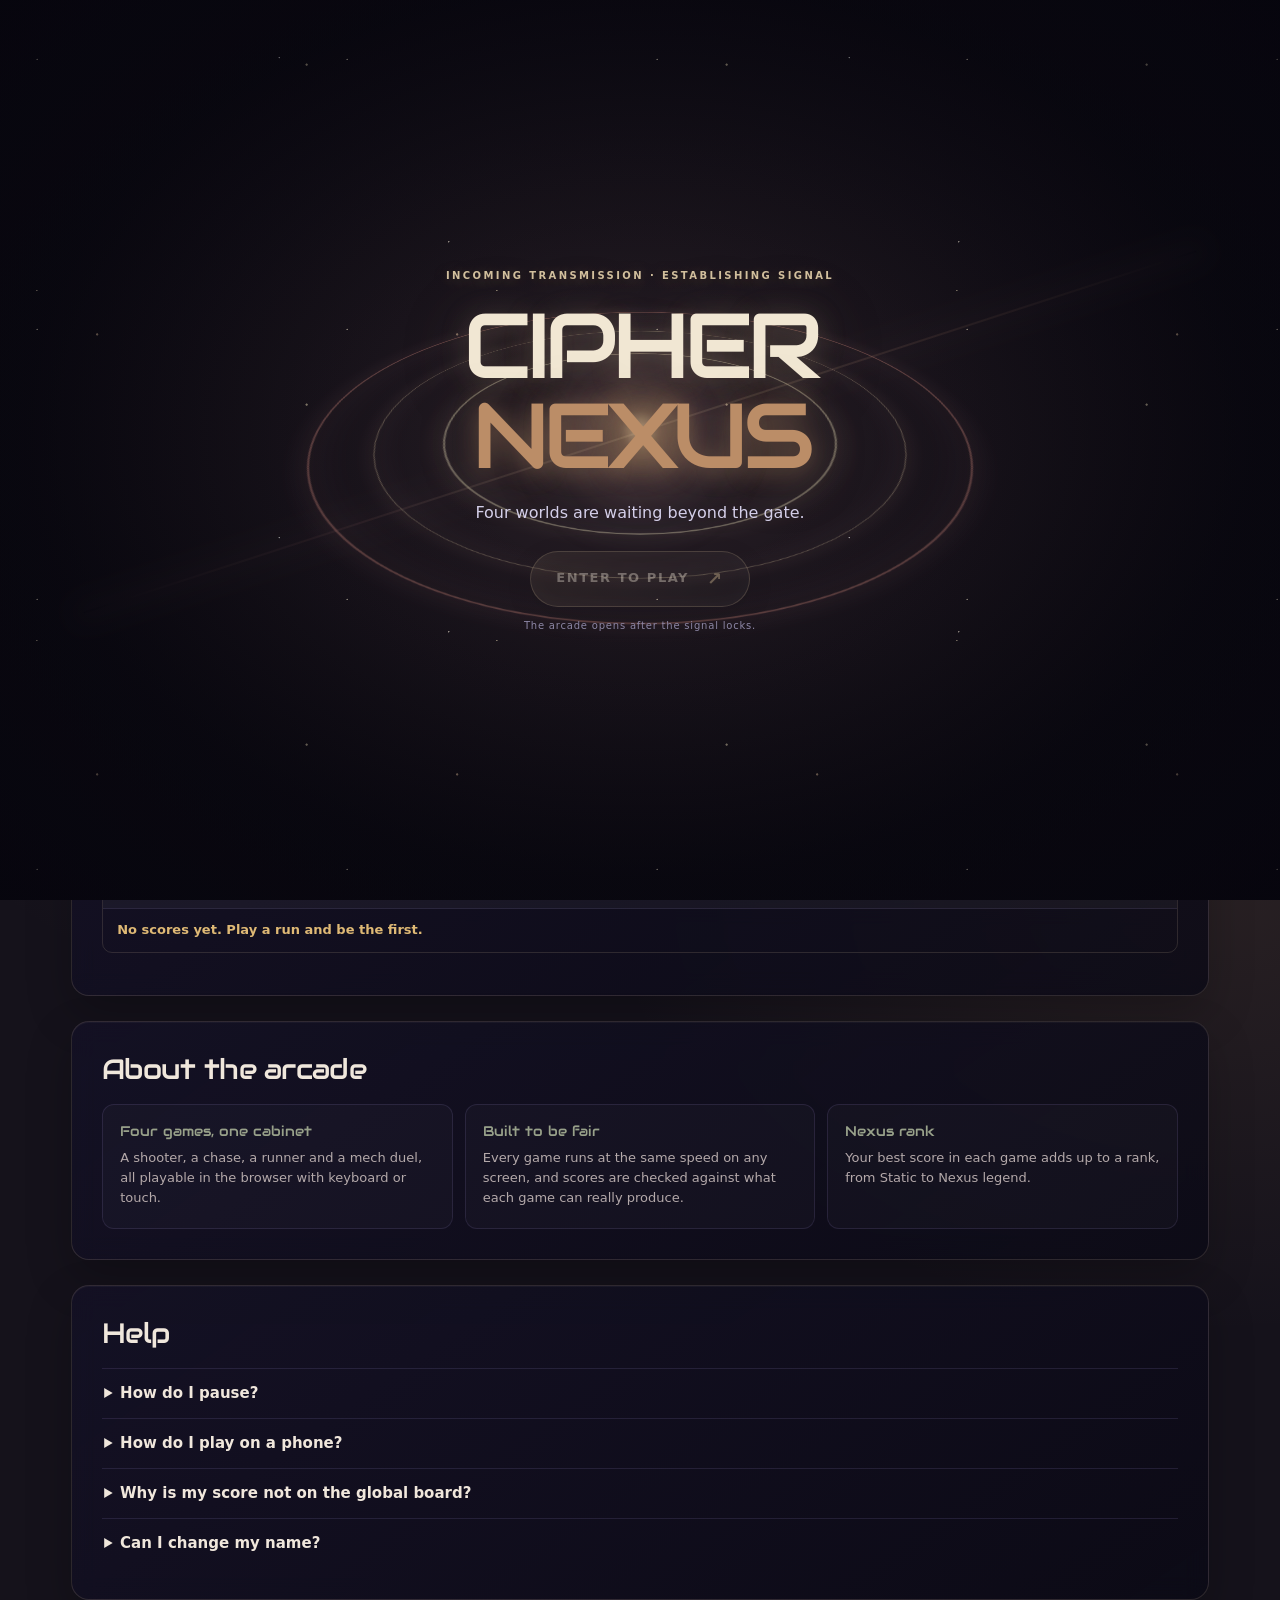
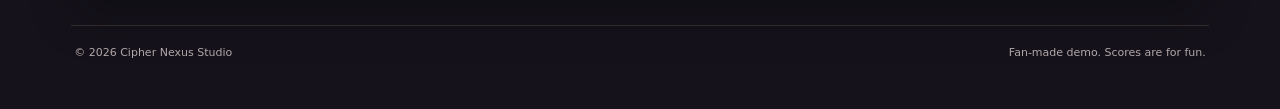
<file: index.html>
<!doctype html>
<html lang="en">
<head>
  <meta charset="utf-8">
  <meta name="viewport" content="width=device-width, initial-scale=1, viewport-fit=cover">
  <meta name="theme-color" content="#0b0221">
  <meta name="description" content="Play four original Cipher Nexus arcade games in your browser.">
  <link rel="icon" type="image/svg+xml" href="logo.svg">
  <link rel="stylesheet" href="https://fonts.googleapis.com/css2?family=Audiowide&display=swap">
  <link rel="stylesheet" href="css/style.css">
  <title>Cipher Nexus Arcade</title>
  <script defer src="js/background.js"></script>
  <script defer src="js/leaderboard.js"></script>
  <script defer src="js/board.js"></script>
  <script defer src="js/app.js"></script>
  <script defer src="js/entry.js"></script>
</head>
<body class="opening-active">
  <canvas id="bg" aria-hidden="true"></canvas>
  <section class="opening" id="opening" role="dialog" aria-modal="true" aria-labelledby="opening-title" aria-describedby="opening-copy">
    <div class="opening-sky" aria-hidden="true">
      <i class="gate gate-outer"></i>
      <i class="gate gate-middle"></i>
      <i class="gate gate-inner"></i>
      <i class="gate-core"></i>
      <i class="opening-beam"></i>
    </div>
    <div class="opening-content">
      <p class="opening-kicker" id="opening-status" aria-live="polite">Incoming transmission · establishing signal</p>
      <h1 class="opening-title" id="opening-title">CIPHER <span>NEXUS</span></h1>
      <p class="opening-copy" id="opening-copy">Four worlds are waiting beyond the gate.</p>
      <button class="opening-enter" id="enter-arcade" type="button">Enter to play <span aria-hidden="true">↗</span></button>
      <p class="opening-hint">The arcade opens after the signal locks.</p>
    </div>
  </section>
  <div class="wrap" inert>
    <header class="top">
      <a class="brand" href="#play">CIPHER <b>NEXUS</b> ARCADE</a>
      <nav class="links" aria-label="Page sections">
        <a href="#play">Play</a>
        <a href="#leaderboard">Leaderboard</a>
        <a href="#about">About</a>
        <a href="#help">Help</a>
      </nav>
      <div class="meta">
        <span>Nexus rank: <strong id="rank" aria-live="polite">Unranked</strong></span>
        <button class="chip" id="mute" type="button" aria-pressed="false">Sound on</button>
      </div>
    </header>

    <main id="main">
      <div class="hall" id="play">
        <nav class="rail" id="rail" role="tablist" aria-label="Choose a game"></nav>
        <section class="cabinet" aria-label="Arcade game">
          <div class="marquee" id="mq">CIPHER NEXUS</div>
          <div class="hud">
            <span id="lv">Ready</span>
            <span>Score: <b id="sc">0</b></span>
            <span>Best: <b id="bs">0</b></span>
          </div>
          <div class="screen">
            <canvas id="cv" aria-label="Arcade game canvas" role="img"></canvas>
            <div class="ov" id="ov" role="group" aria-label="Game instructions">
              <h2 id="ot">Cipher Nexus Arcade</h2>
              <p id="od">Choose a game, then start playing.</p>
              <p class="keys" id="oc"></p>
              <form id="sub" class="sub" hidden>
                <input id="nm" maxlength="16" placeholder="Your name" aria-label="Your name" autocomplete="nickname" required>
                <button class="go sm" type="submit">Post score</button>
              </form>
              <p class="keys" id="sm" aria-live="polite"></p>
              <button class="go" id="go" type="button">Start game</button>
            </div>
          </div>
          <div class="pad" id="pad" aria-label="Touch game controls"></div>
          <p class="tip">Move with the arrow keys or WASD. Press P or Escape to pause.</p>
        </section>
      </div>

      <section id="leaderboard" class="block" aria-labelledby="h-lb">
        <div class="bh">
          <h2 id="h-lb">Global leaderboard</h2>
          <span class="badge" id="mode">Checking…</span>
        </div>
        <div class="tools">
          <div class="tabs" id="lbtabs" role="tablist" aria-label="Choose a game"></div>
          <label class="who">Playing as
            <input id="who" maxlength="16" placeholder="Pick a name" autocomplete="nickname">
          </label>
          <button class="chip" id="lbref" type="button">Refresh</button>
        </div>
        <div class="tw">
          <table>
            <caption class="sr">Top ten scores for the selected game</caption>
            <thead>
              <tr>
                <th scope="col">Rank</th>
                <th scope="col">Player</th>
                <th scope="col">Score</th>
                <th scope="col">Date</th>
              </tr>
            </thead>
            <tbody id="lbrows"></tbody>
          </table>
        </div>
        <p class="tip" id="lbmsg" aria-live="polite"></p>
      </section>

      <section id="about" class="block" aria-labelledby="h-ab">
        <h2 id="h-ab">About the arcade</h2>
        <div class="cols">
          <article>
            <h3>Four games, one cabinet</h3>
            <p>A shooter, a chase, a runner and a mech duel, all playable in the browser with keyboard or touch.</p>
          </article>
          <article>
            <h3>Built to be fair</h3>
            <p>Every game runs at the same speed on any screen, and scores are checked against what each game can really produce.</p>
          </article>
          <article>
            <h3>Nexus rank</h3>
            <p>Your best score in each game adds up to a rank, from Static to Nexus legend.</p>
          </article>
        </div>
      </section>

      <section id="help" class="block" aria-labelledby="h-hp">
        <h2 id="h-hp">Help</h2>
        <details>
          <summary>How do I pause?</summary>
          <p>Press P or Esc. The game also pauses when you switch tabs.</p>
        </details>
        <details>
          <summary>How do I play on a phone?</summary>
          <p>On-screen buttons appear under the game on touch devices. Tap Start game, then use the buttons.</p>
        </details>
        <details>
          <summary>Why is my score not on the global board?</summary>
          <p>You need a name of at least two characters and an internet connection. If the board shows Offline, scores stay on your device.</p>
        </details>
        <details>
          <summary>Can I change my name?</summary>
          <p>Yes. Edit the Playing as field in the leaderboard section. Past scores keep the name they were posted with.</p>
        </details>
      </section>
    </main>

    <footer class="foot">
      <span>© 2026 Cipher Nexus Studio</span>
      <span>Fan-made demo. Scores are for fun.</span>
    </footer>
  </div>
</body>
</html>
</file>
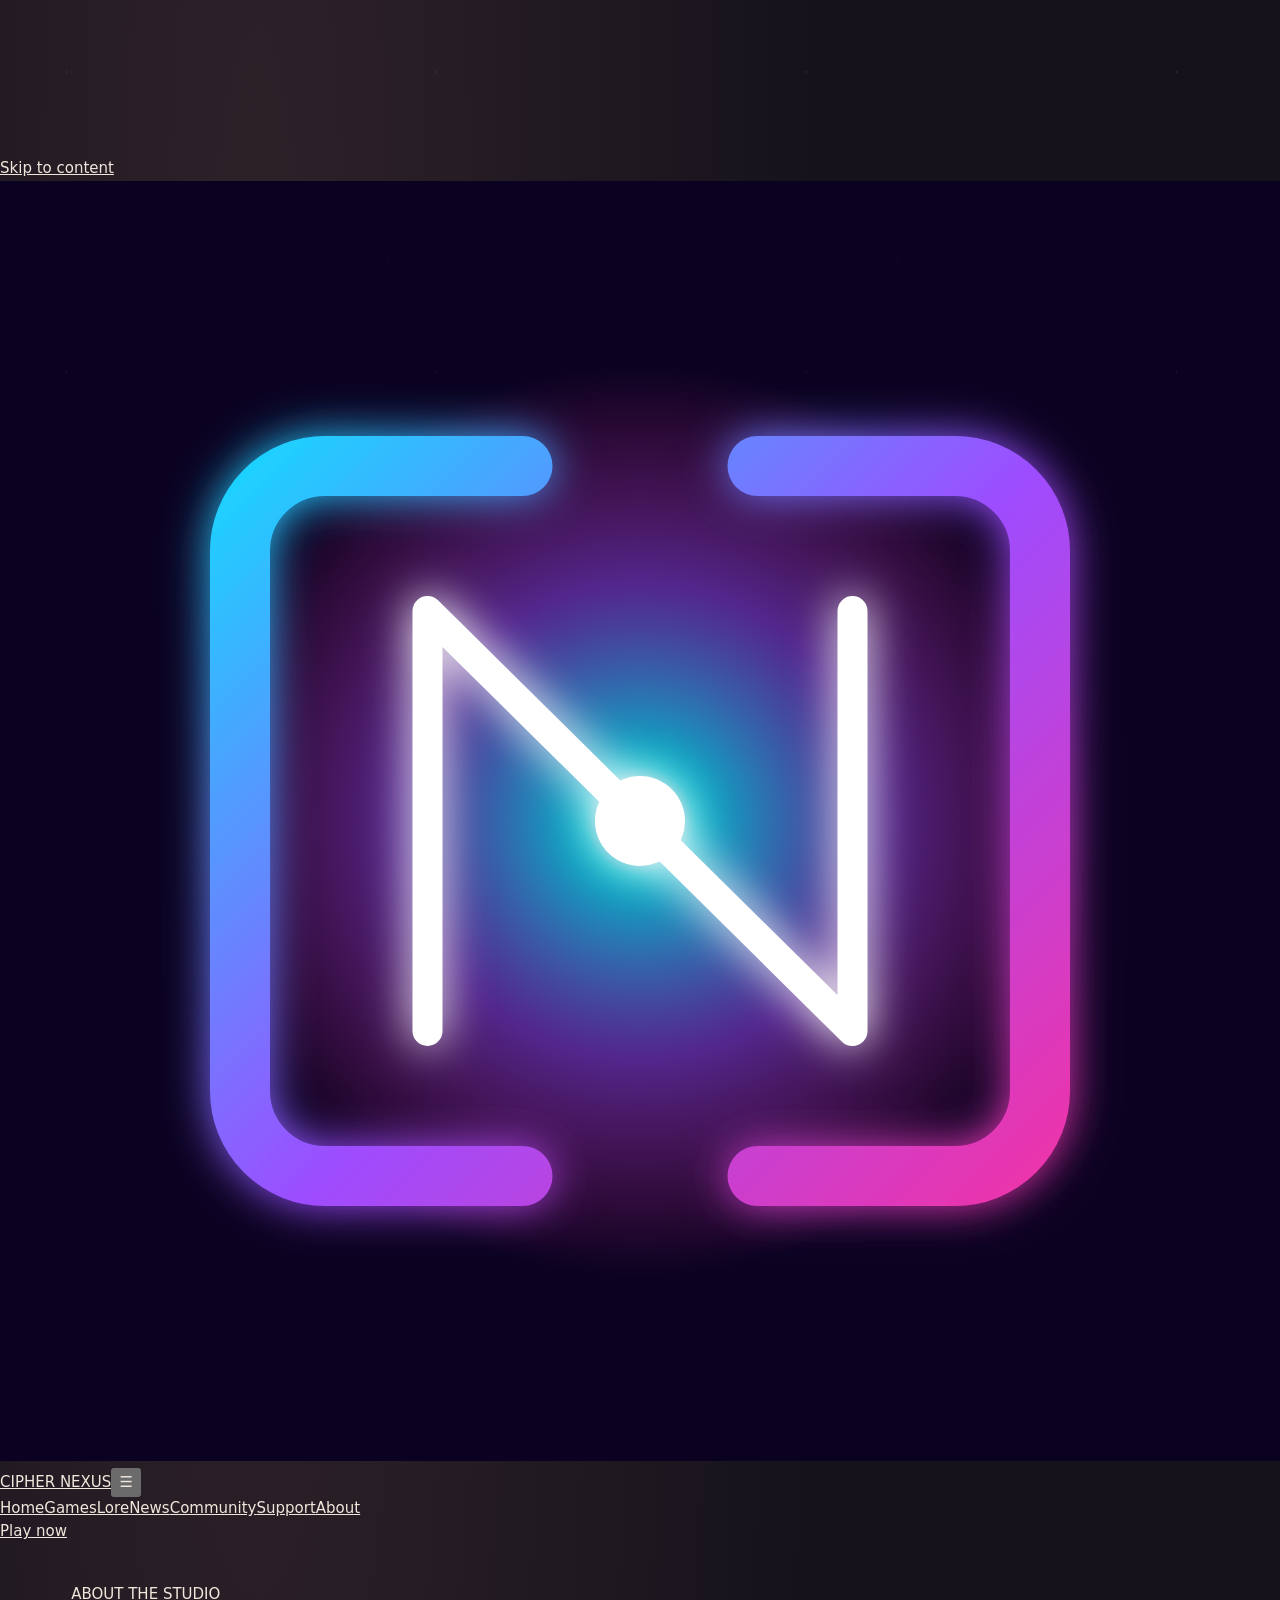
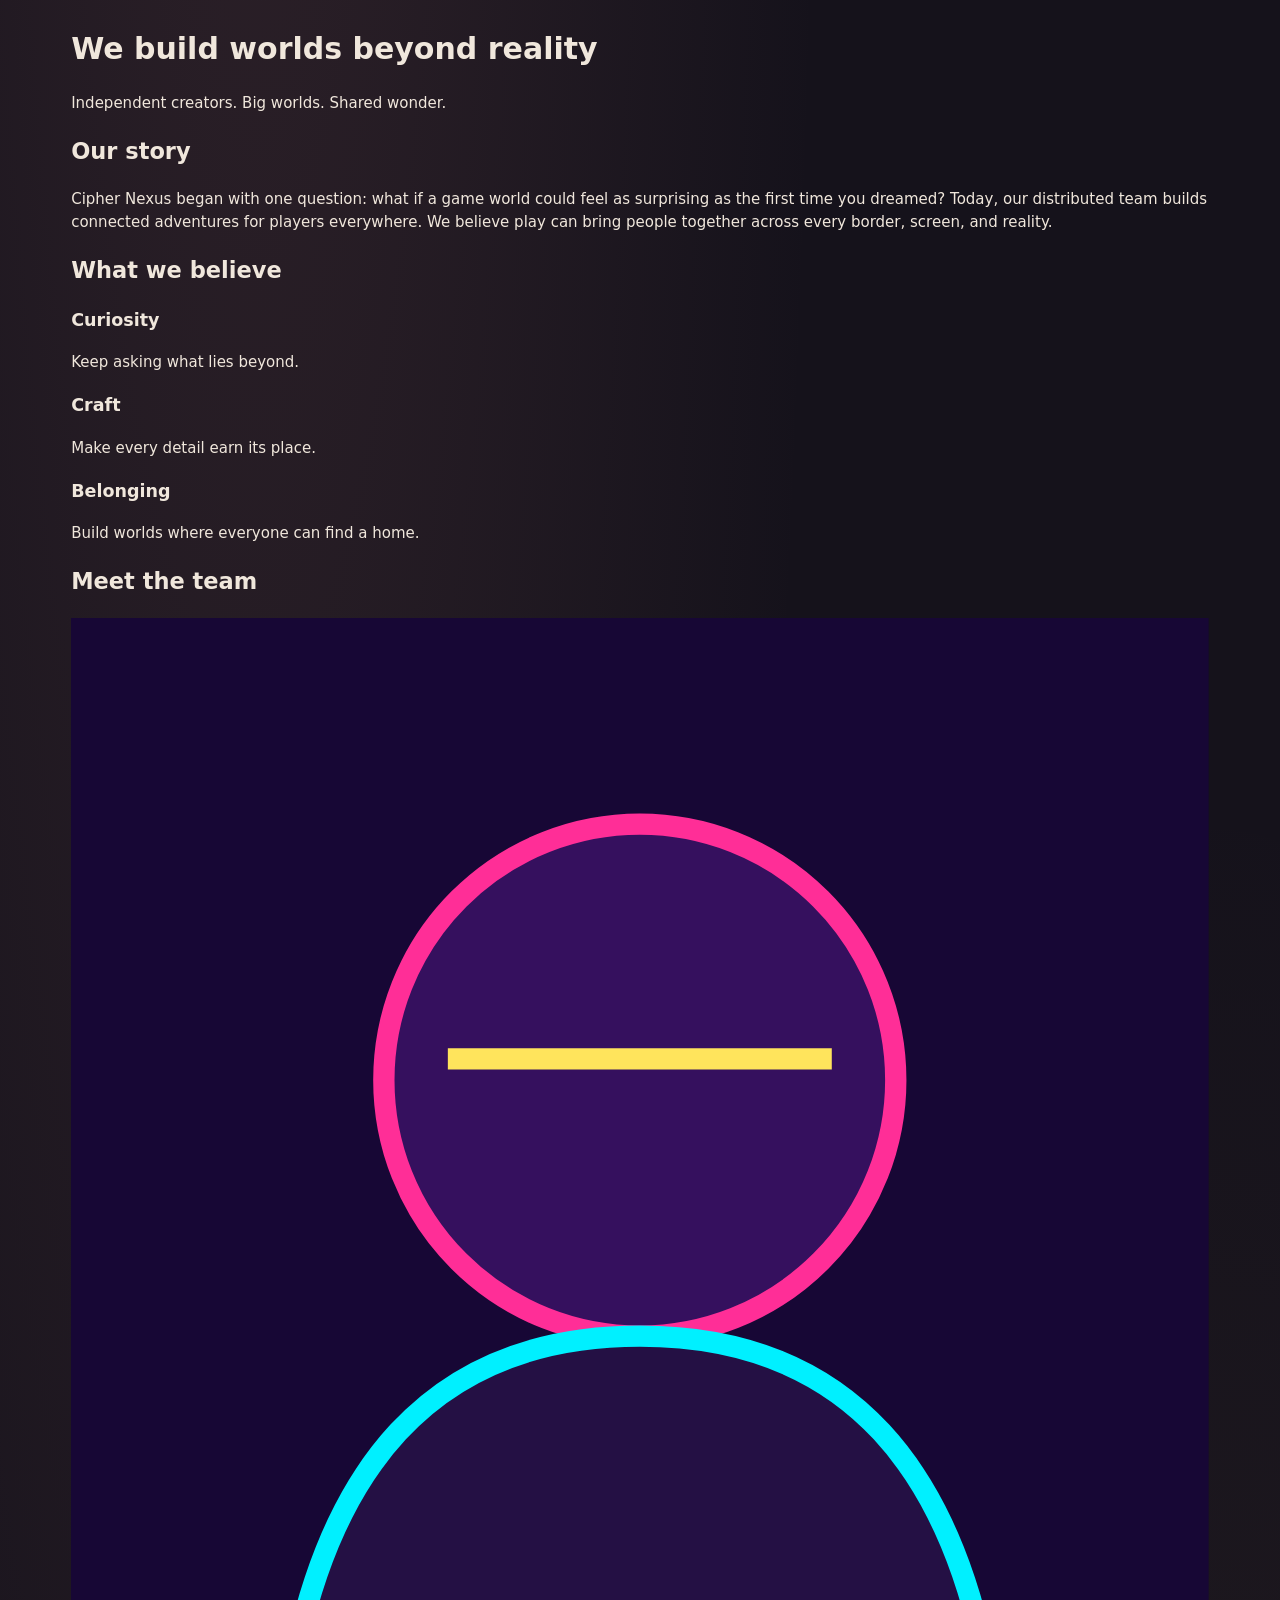
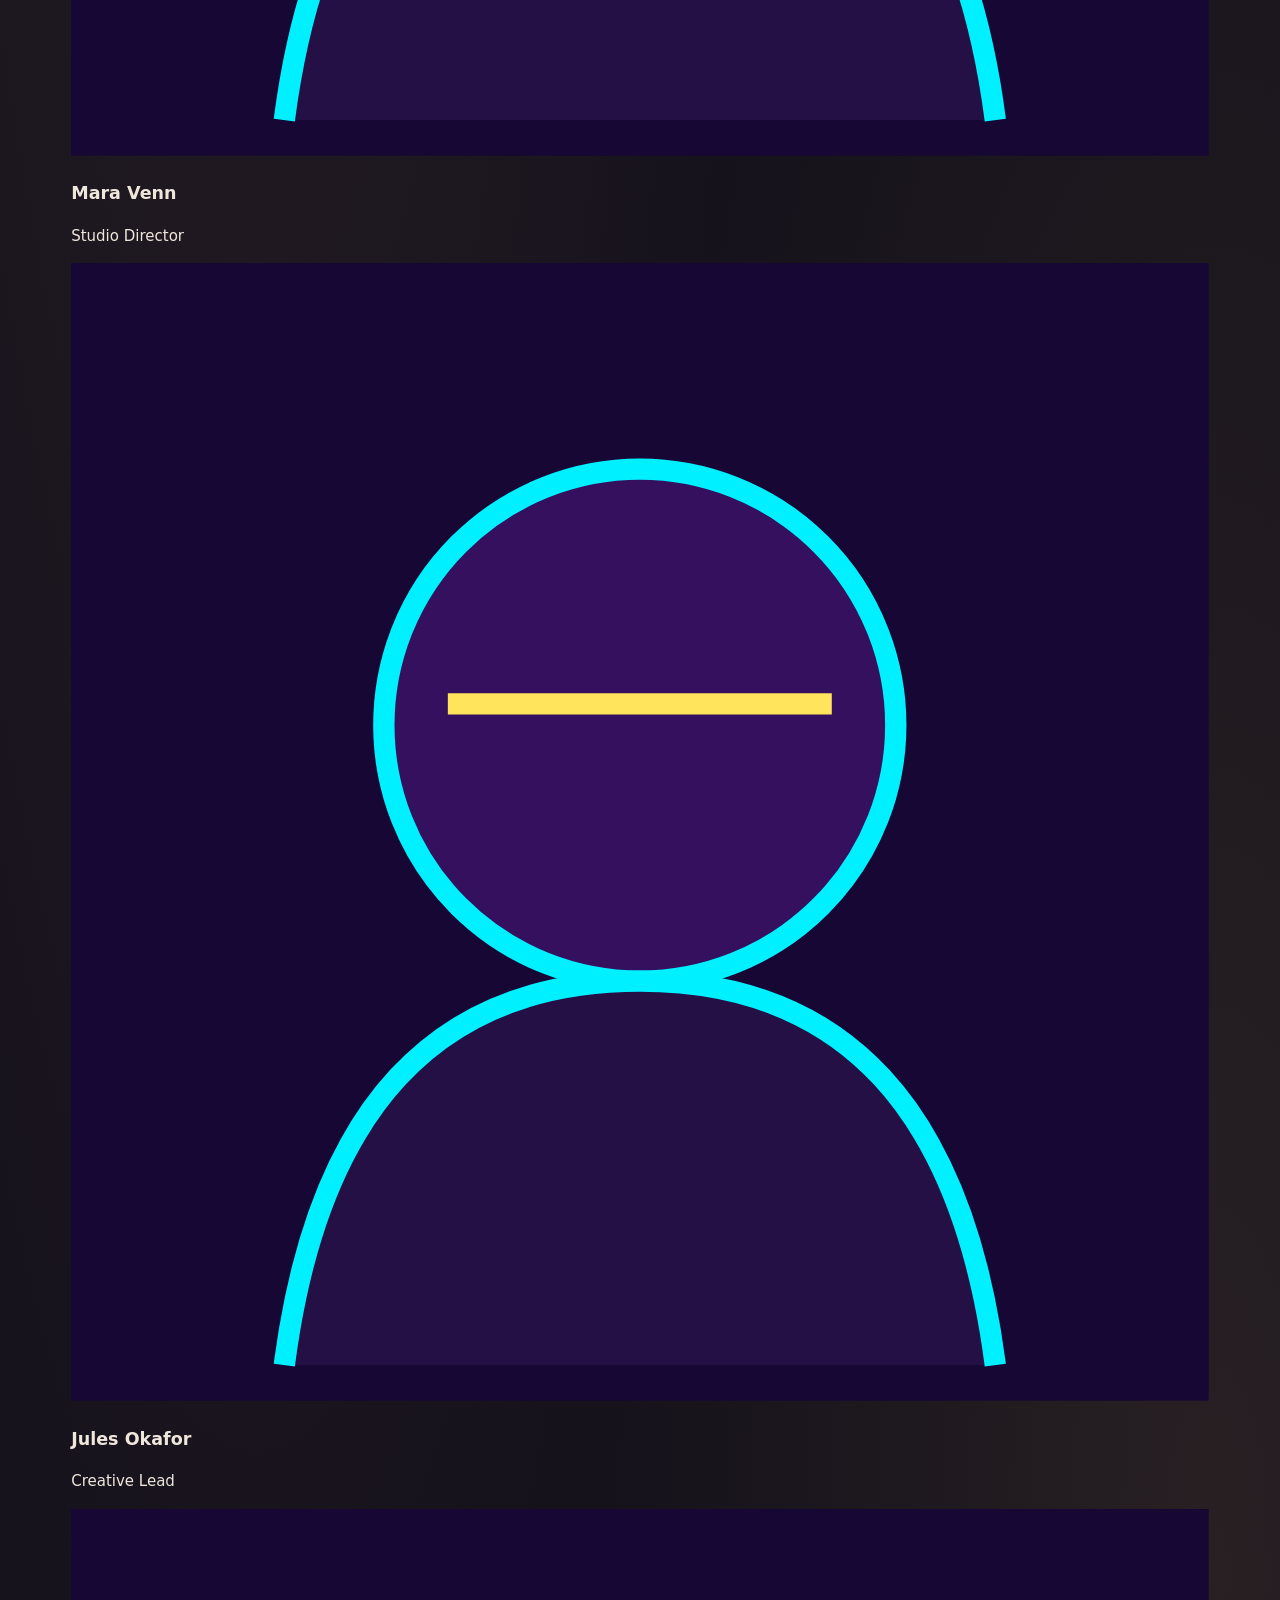
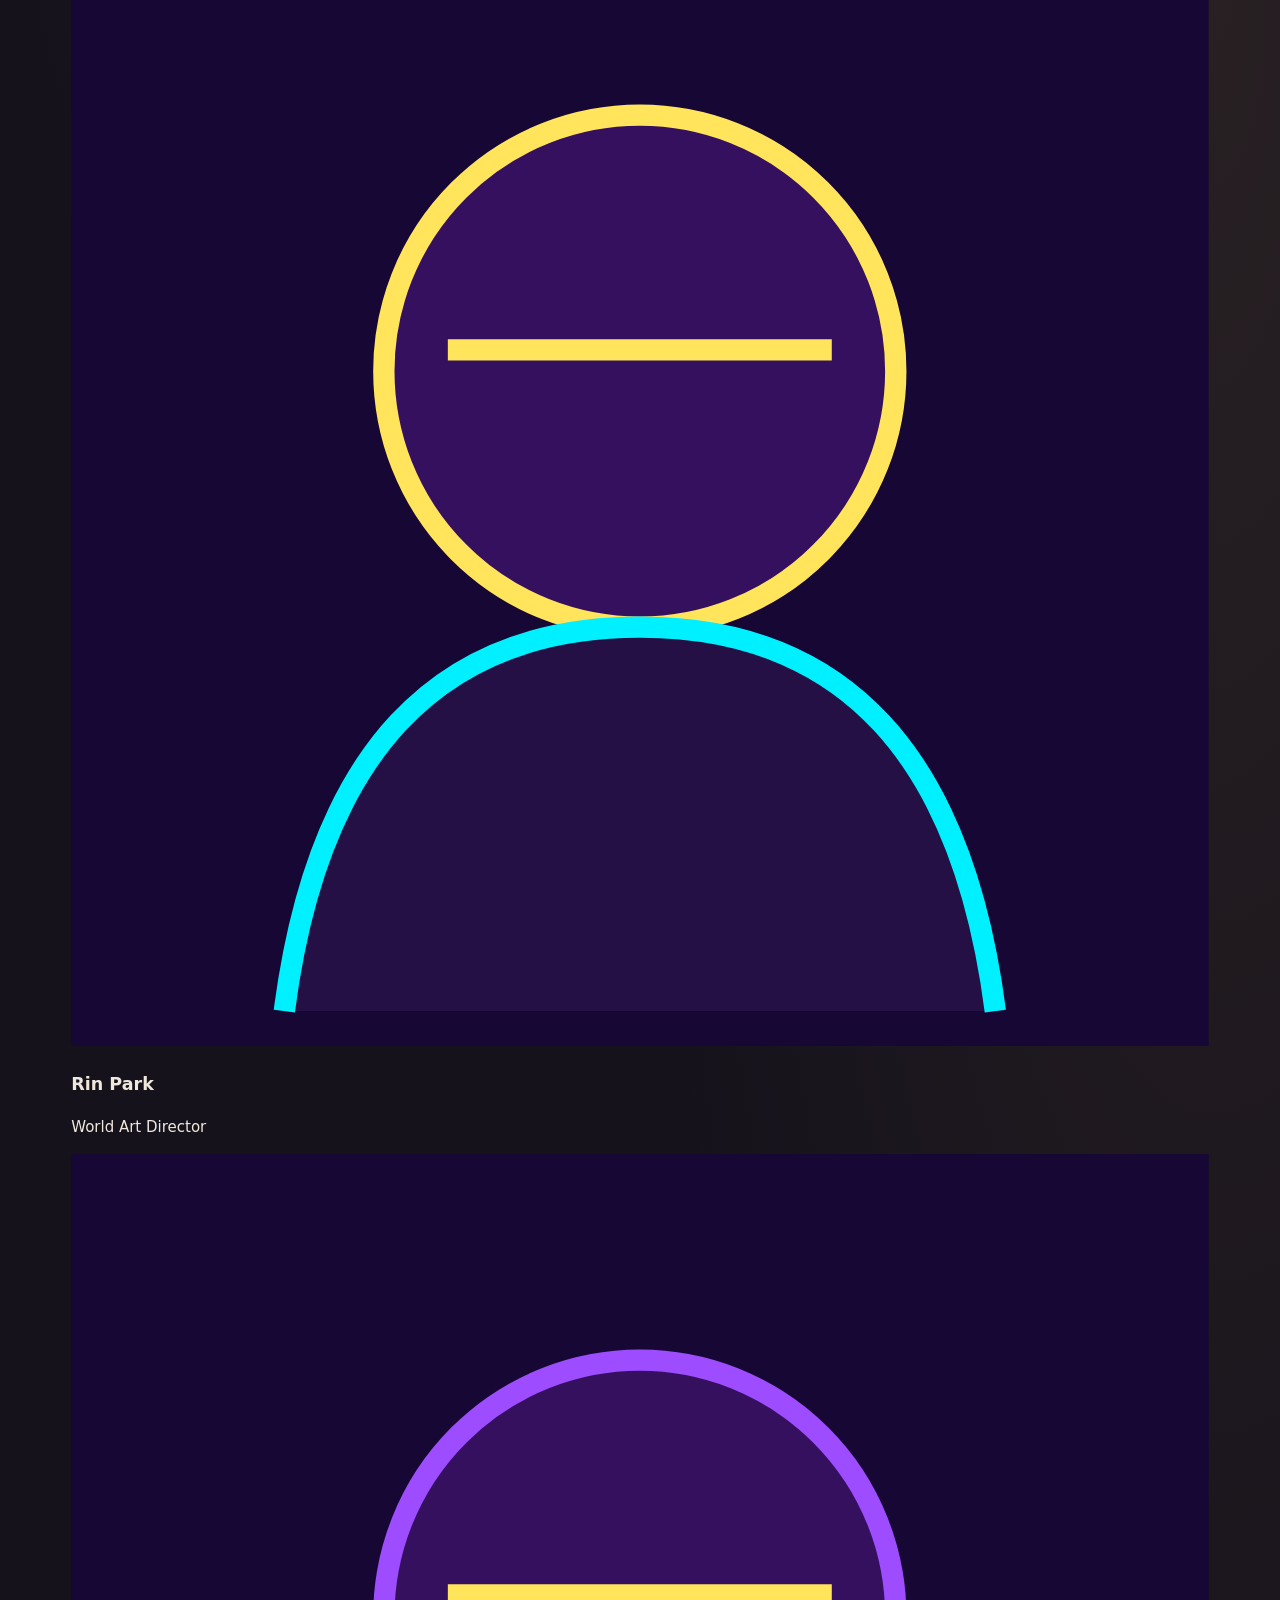
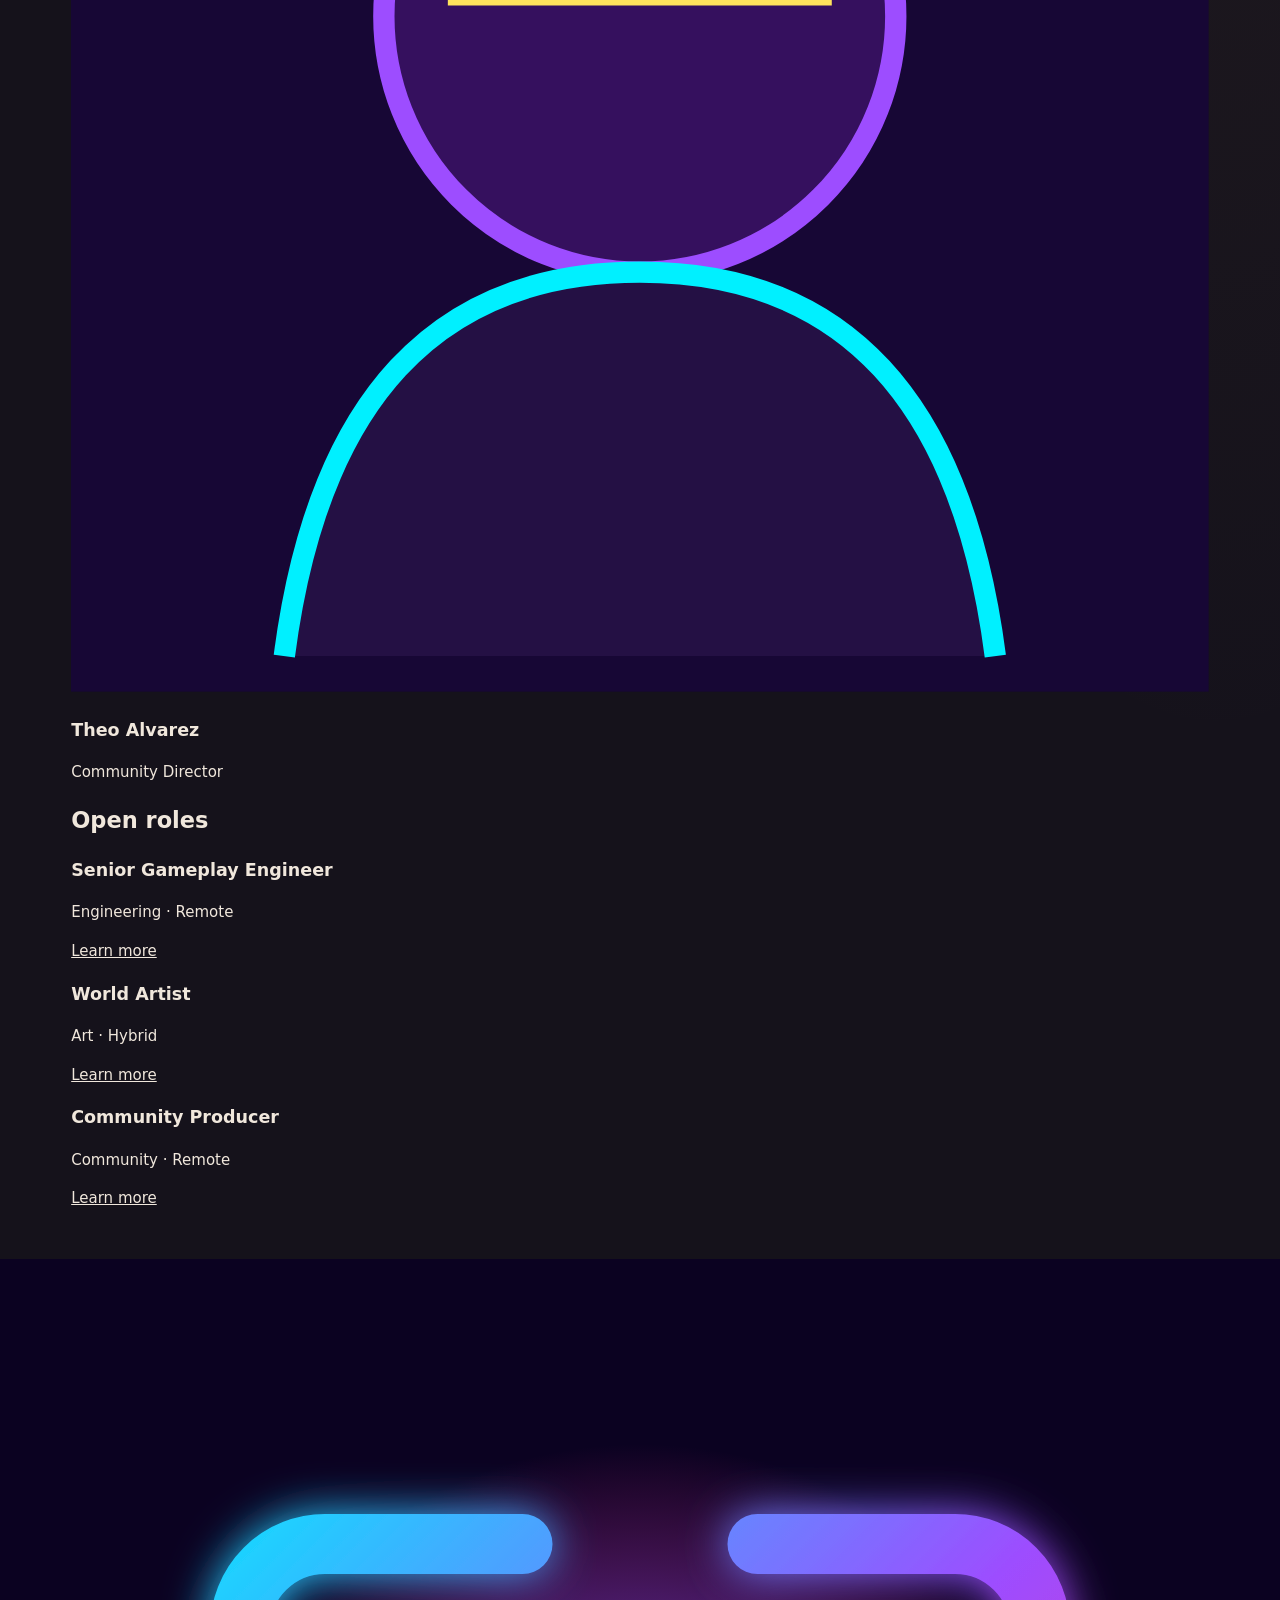
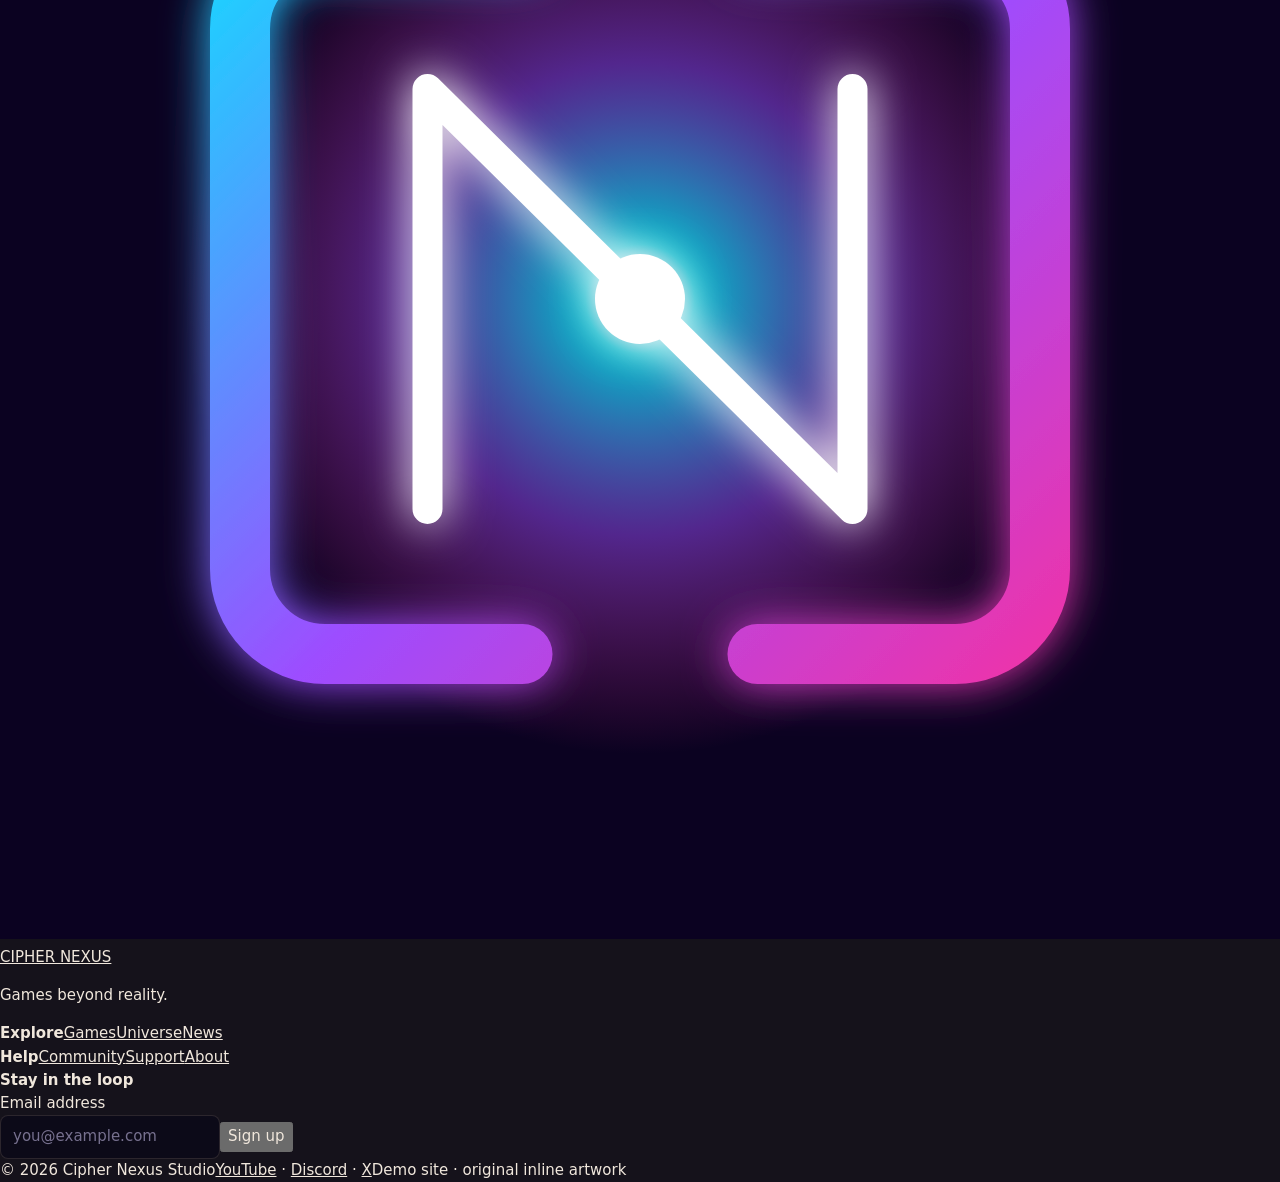
<file: about.html>
<!doctype html>
<!-- Studio story, values, team, and open roles. -->
<html lang="en"><head><meta charset="utf-8"><meta name="viewport" content="width=device-width,initial-scale=1,viewport-fit=cover"><meta name="theme-color" content="#0B0221"><meta name="description" content="Meet the people and principles behind Cipher Nexus Studio."><link rel="icon" type="image/svg+xml" href="logo.svg"><title>About — Cipher Nexus</title><link rel="stylesheet" href="css/style.css"><script defer src="js/data.js"></script><script defer src="js/art.js"></script><script defer src="js/components.js"></script><script defer src="js/main.js"></script><script defer src="js/scene.js"></script></head><body data-page="about"><canvas id="gl" aria-hidden="true"></canvas><div data-header></div><main id="main" data-content></main><div data-footer></div></body></html>
</file>
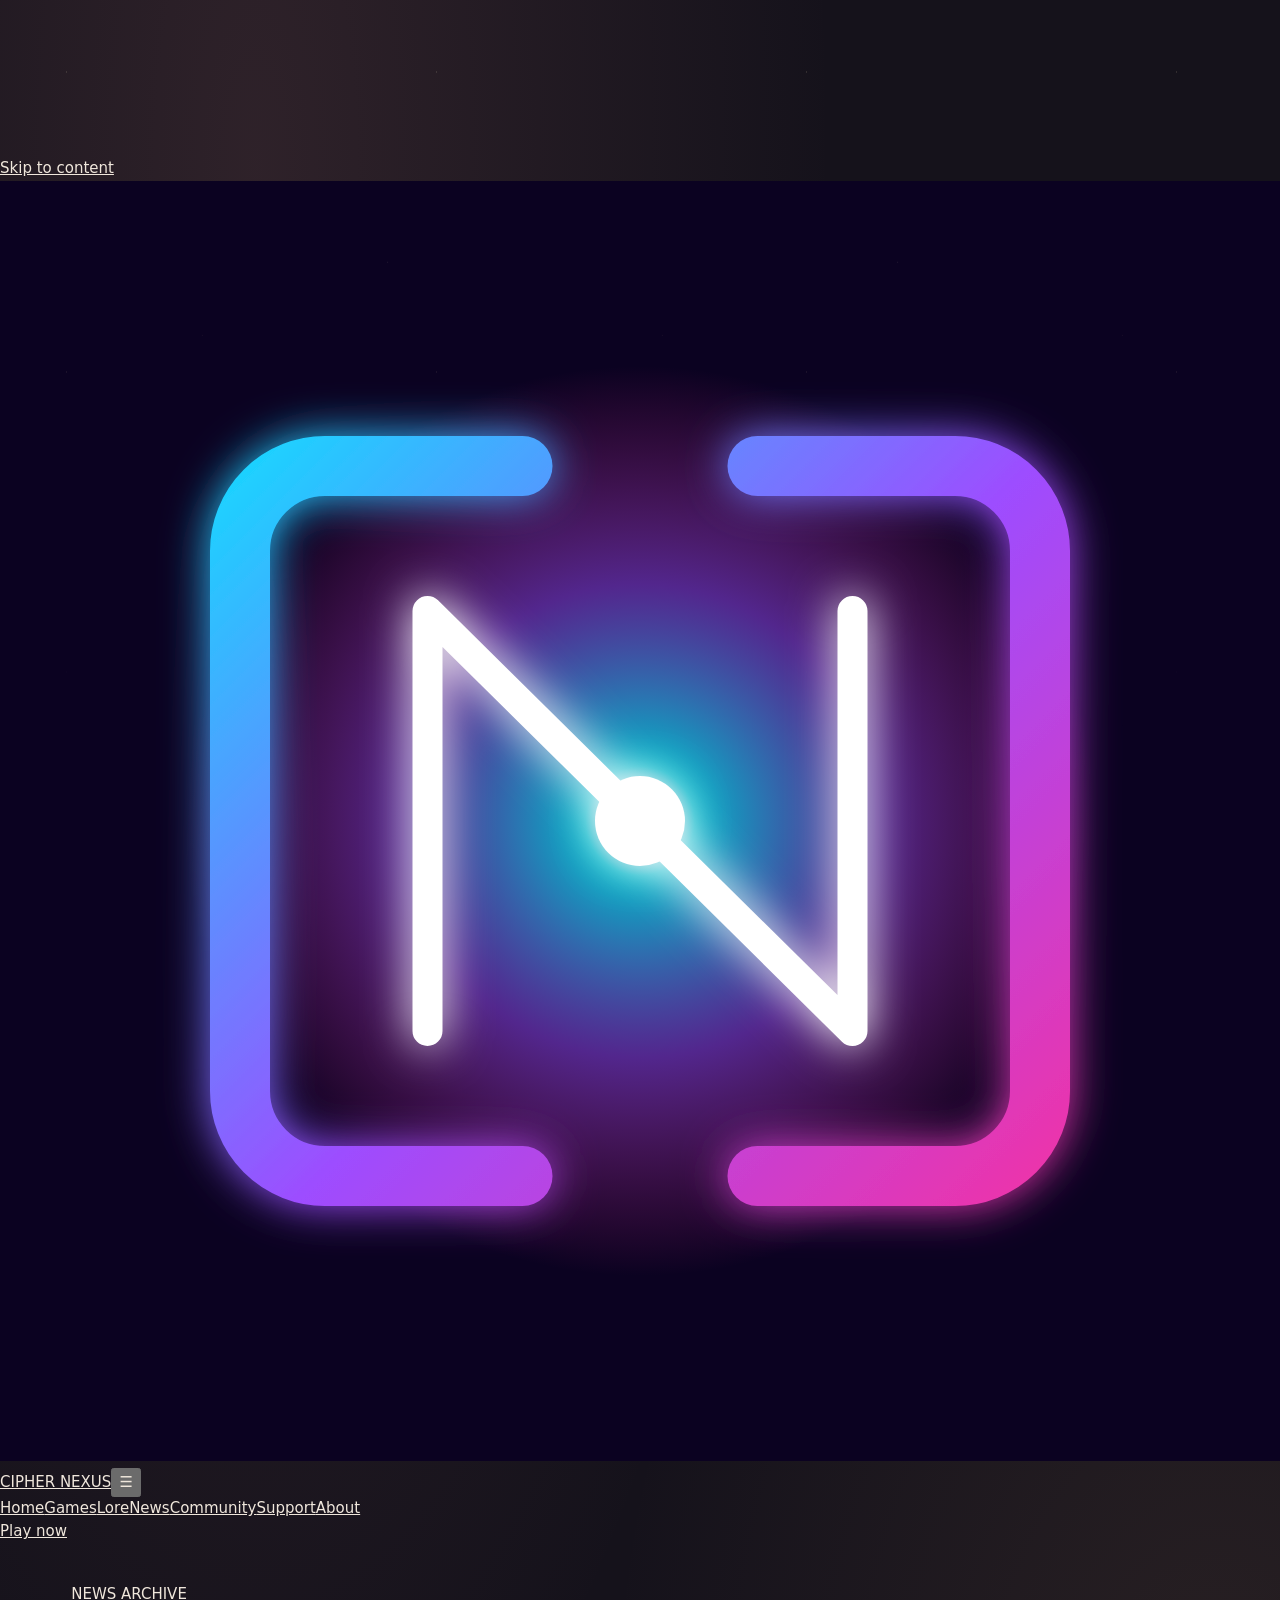
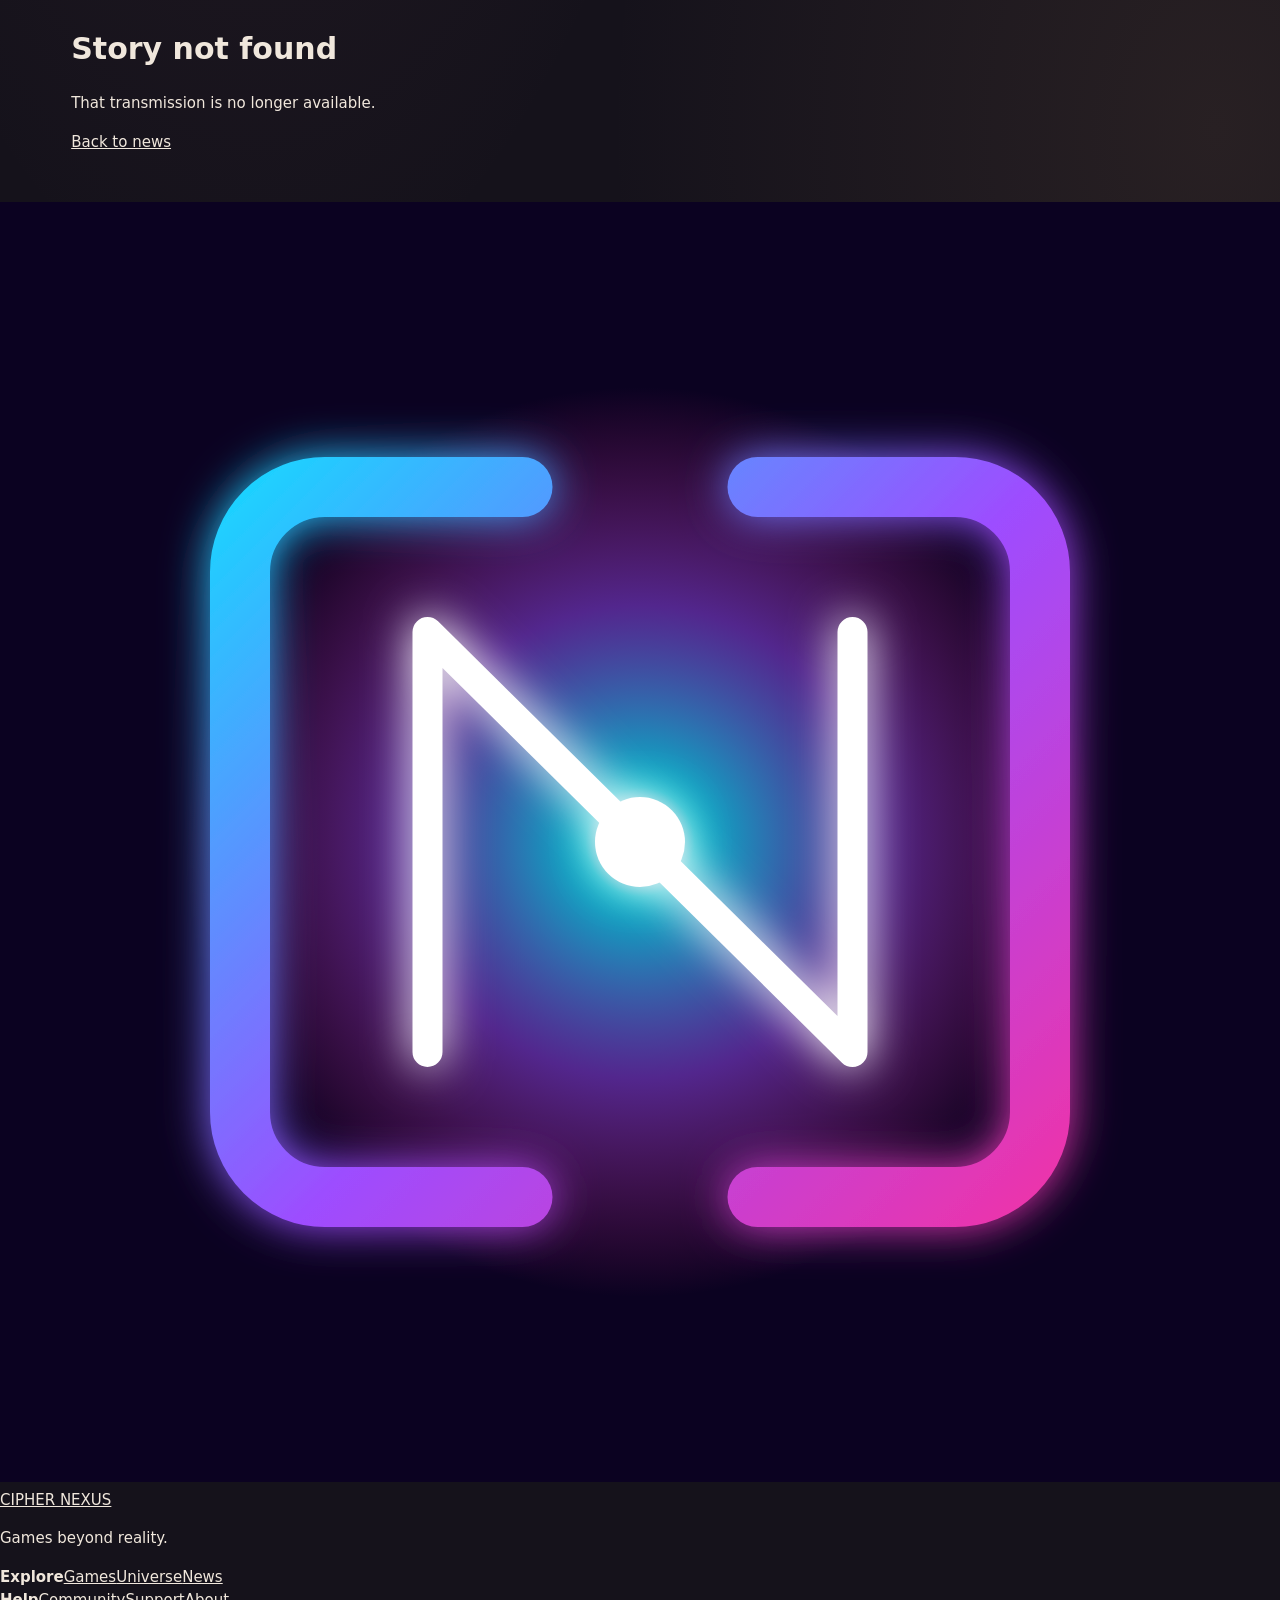
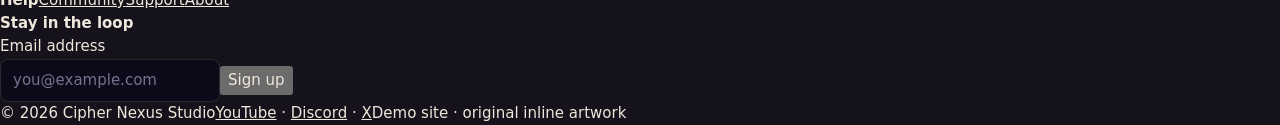
<file: article.html>
<!doctype html>
<!-- Data-driven news article; the id comes from the query string. -->
<html lang="en"><head><meta charset="utf-8"><meta name="viewport" content="width=device-width,initial-scale=1,viewport-fit=cover"><meta name="theme-color" content="#0B0221"><meta name="description" content="Read a Cipher Nexus studio transmission and find related news."><link rel="icon" type="image/svg+xml" href="logo.svg"><title>Article — Cipher Nexus</title><link rel="stylesheet" href="css/style.css"><script defer src="js/data.js"></script><script defer src="js/art.js"></script><script defer src="js/components.js"></script><script defer src="js/main.js"></script><script defer src="js/scene.js"></script></head><body data-page="article"><canvas id="gl" aria-hidden="true"></canvas><div data-header></div><main id="main" data-content></main><div data-footer></div></body></html>
</file>
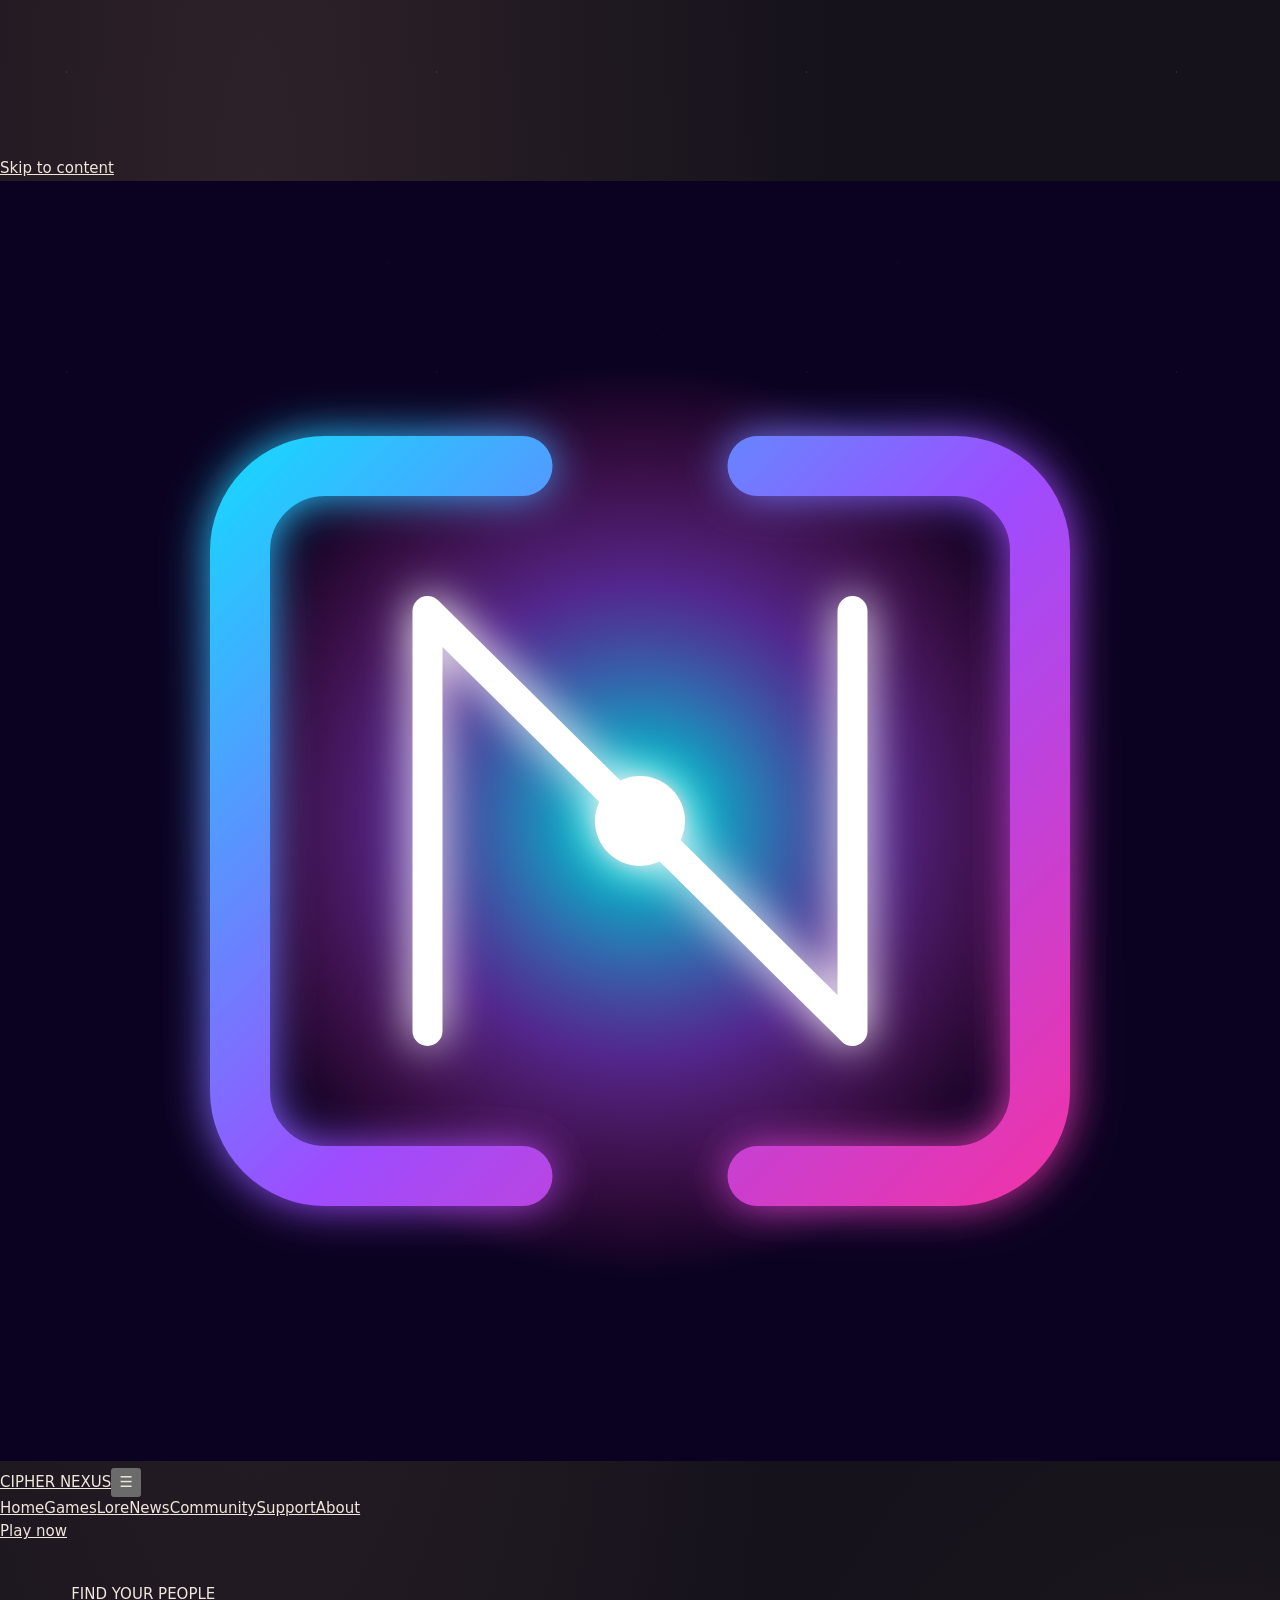
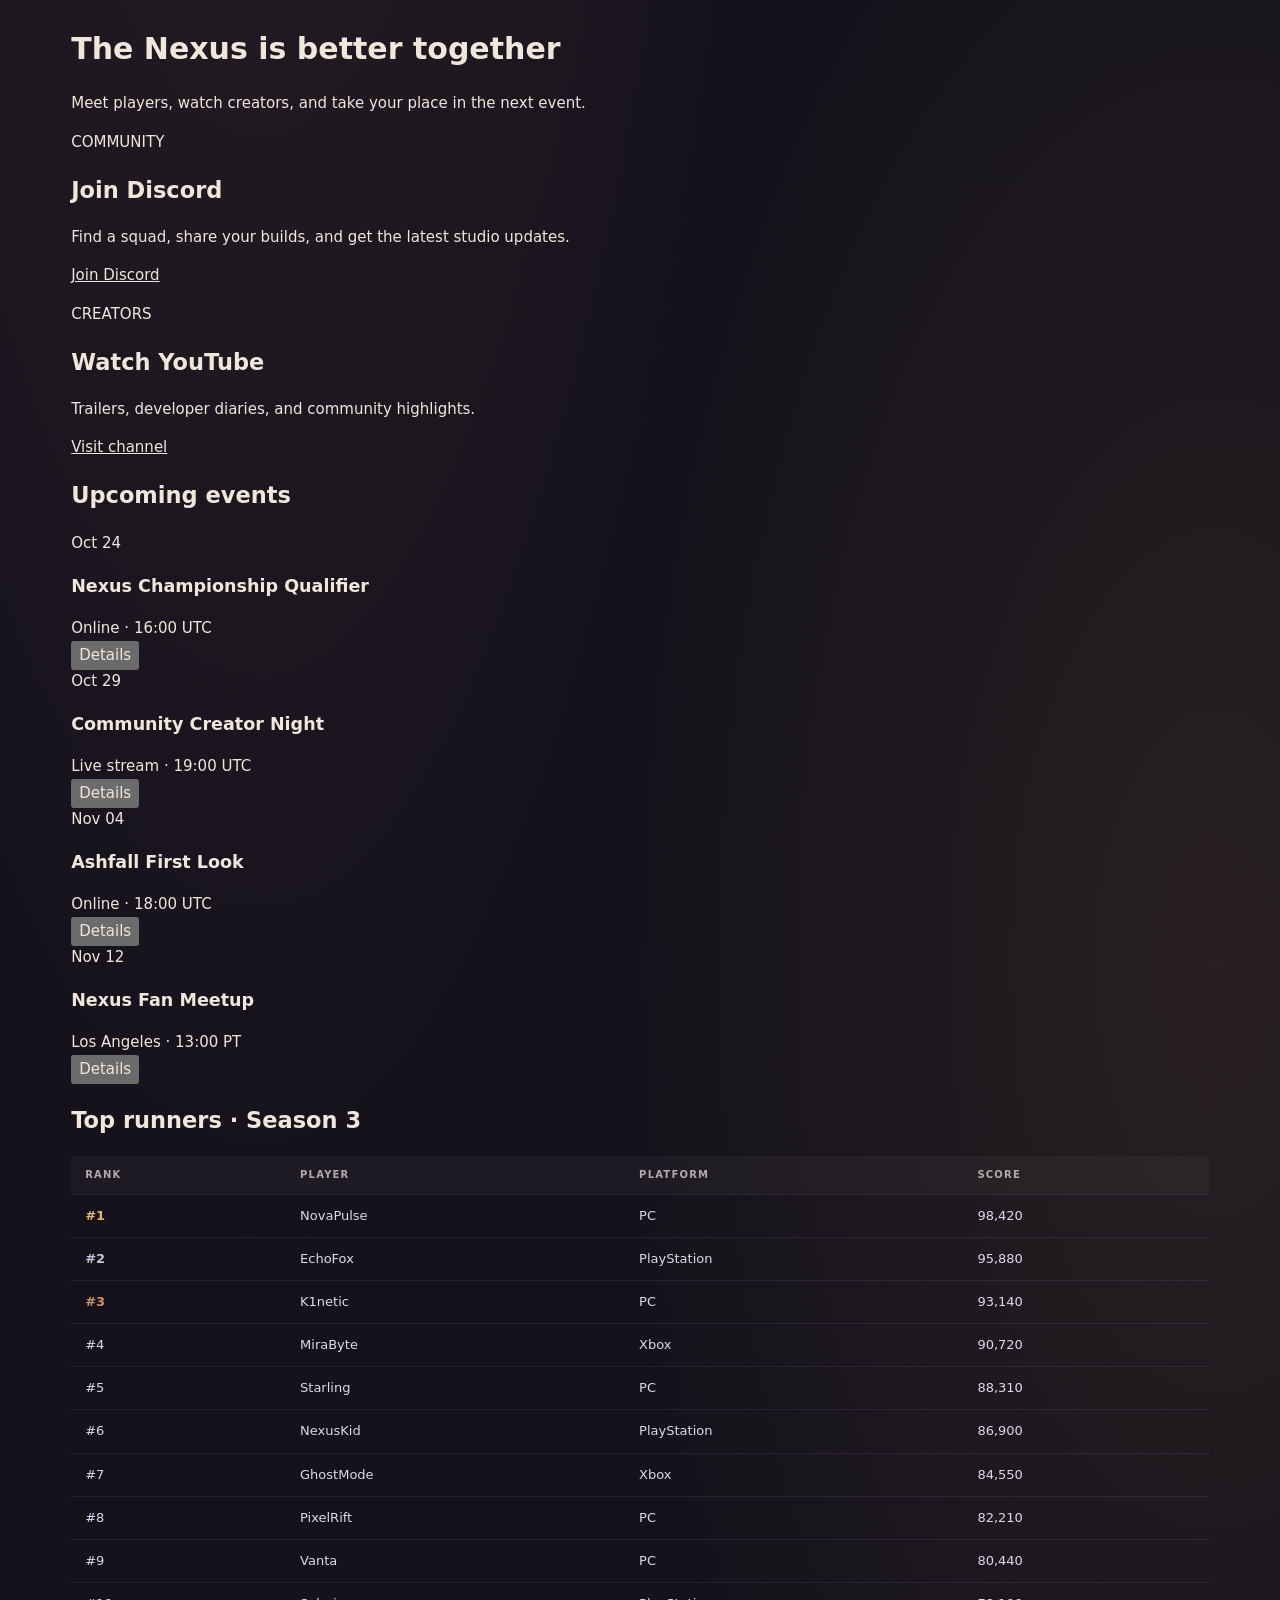
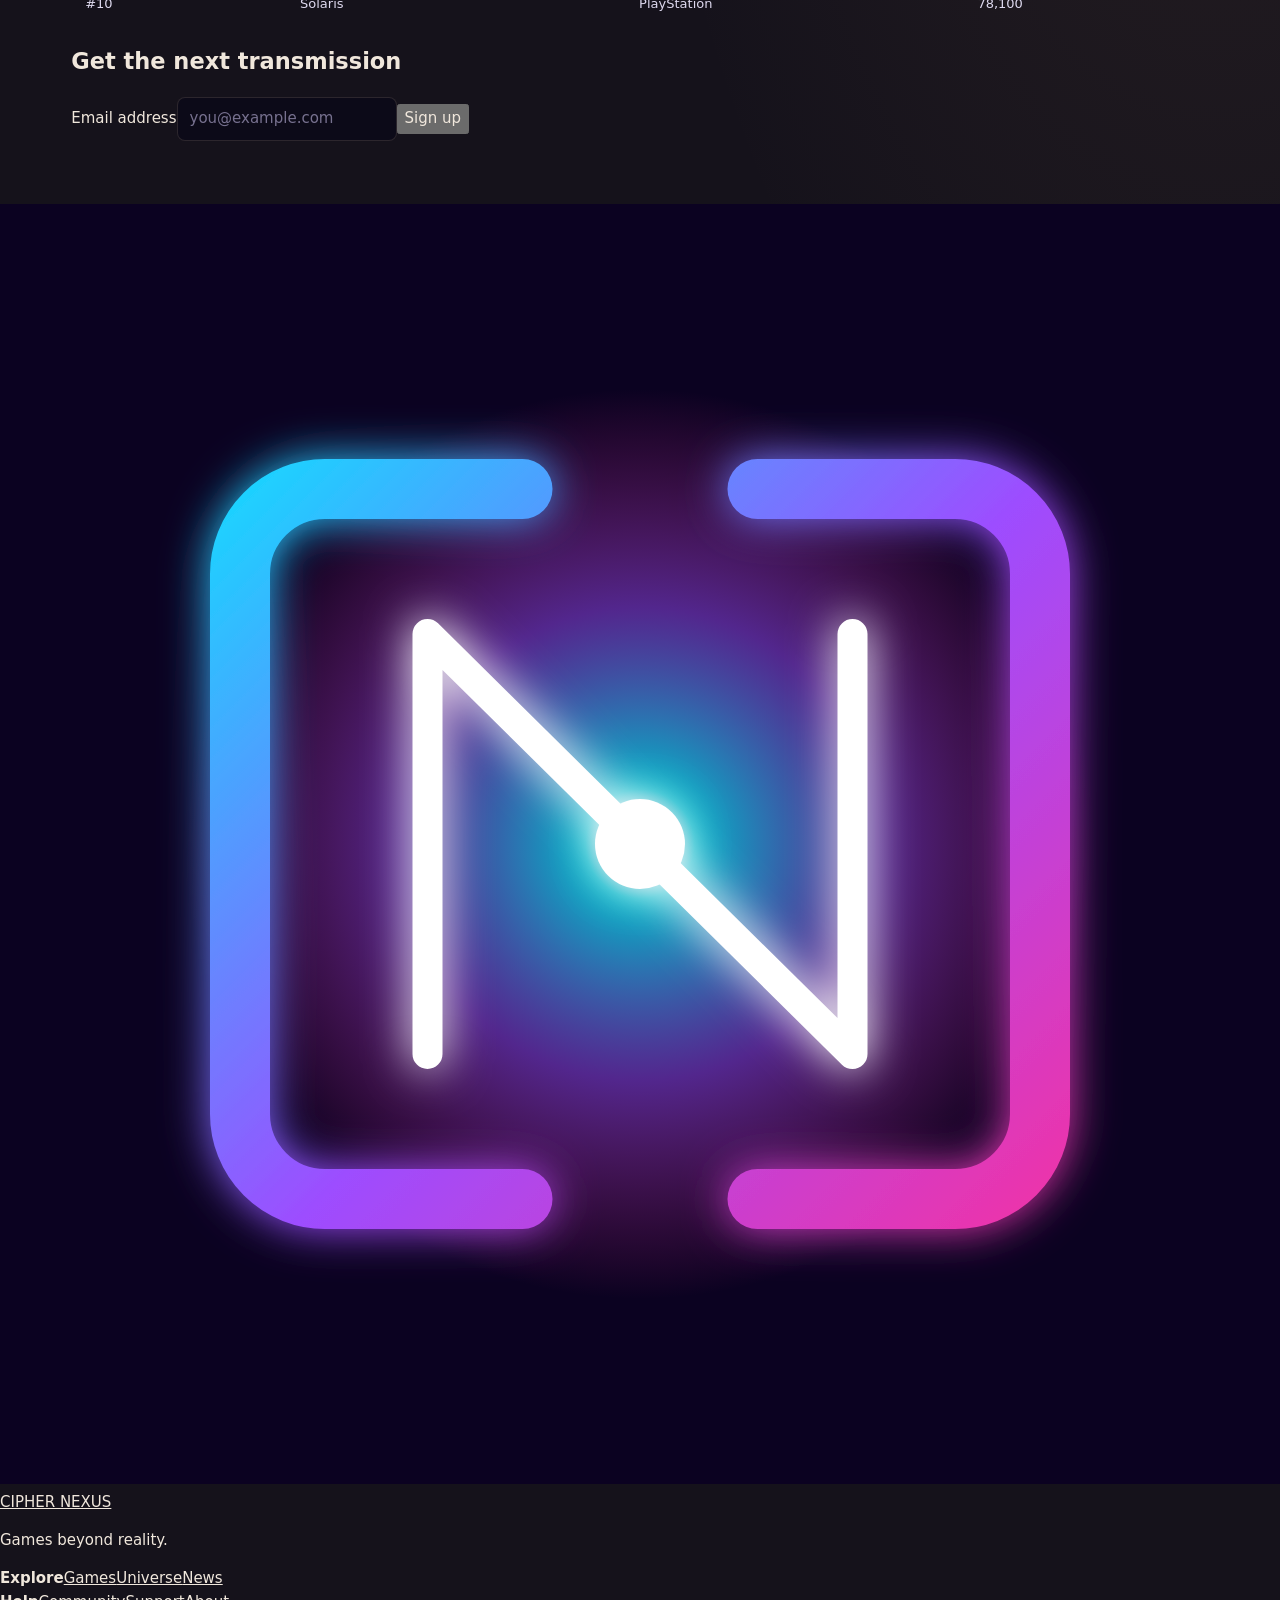
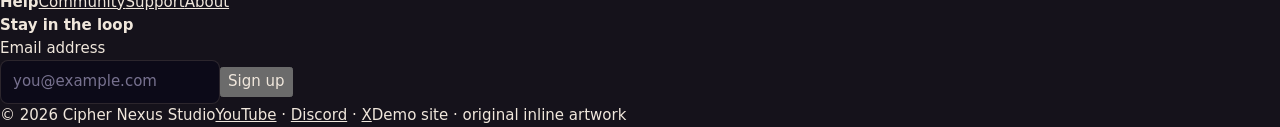
<file: community.html>
<!doctype html>
<!-- Community events, leaderboard, social calls to action, and newsletter. -->
<html lang="en"><head><meta charset="utf-8"><meta name="viewport" content="width=device-width,initial-scale=1,viewport-fit=cover"><meta name="theme-color" content="#0B0221"><meta name="description" content="Find events, teams, creators, and community news from Cipher Nexus."><link rel="icon" type="image/svg+xml" href="logo.svg"><title>Community — Cipher Nexus</title><link rel="stylesheet" href="css/style.css"><script defer src="js/data.js"></script><script defer src="js/art.js"></script><script defer src="js/components.js"></script><script defer src="js/main.js"></script><script defer src="js/scene.js"></script></head><body data-page="community"><canvas id="gl" aria-hidden="true"></canvas><div data-header></div><main id="main" data-content></main><div data-footer></div></body></html>
</file>
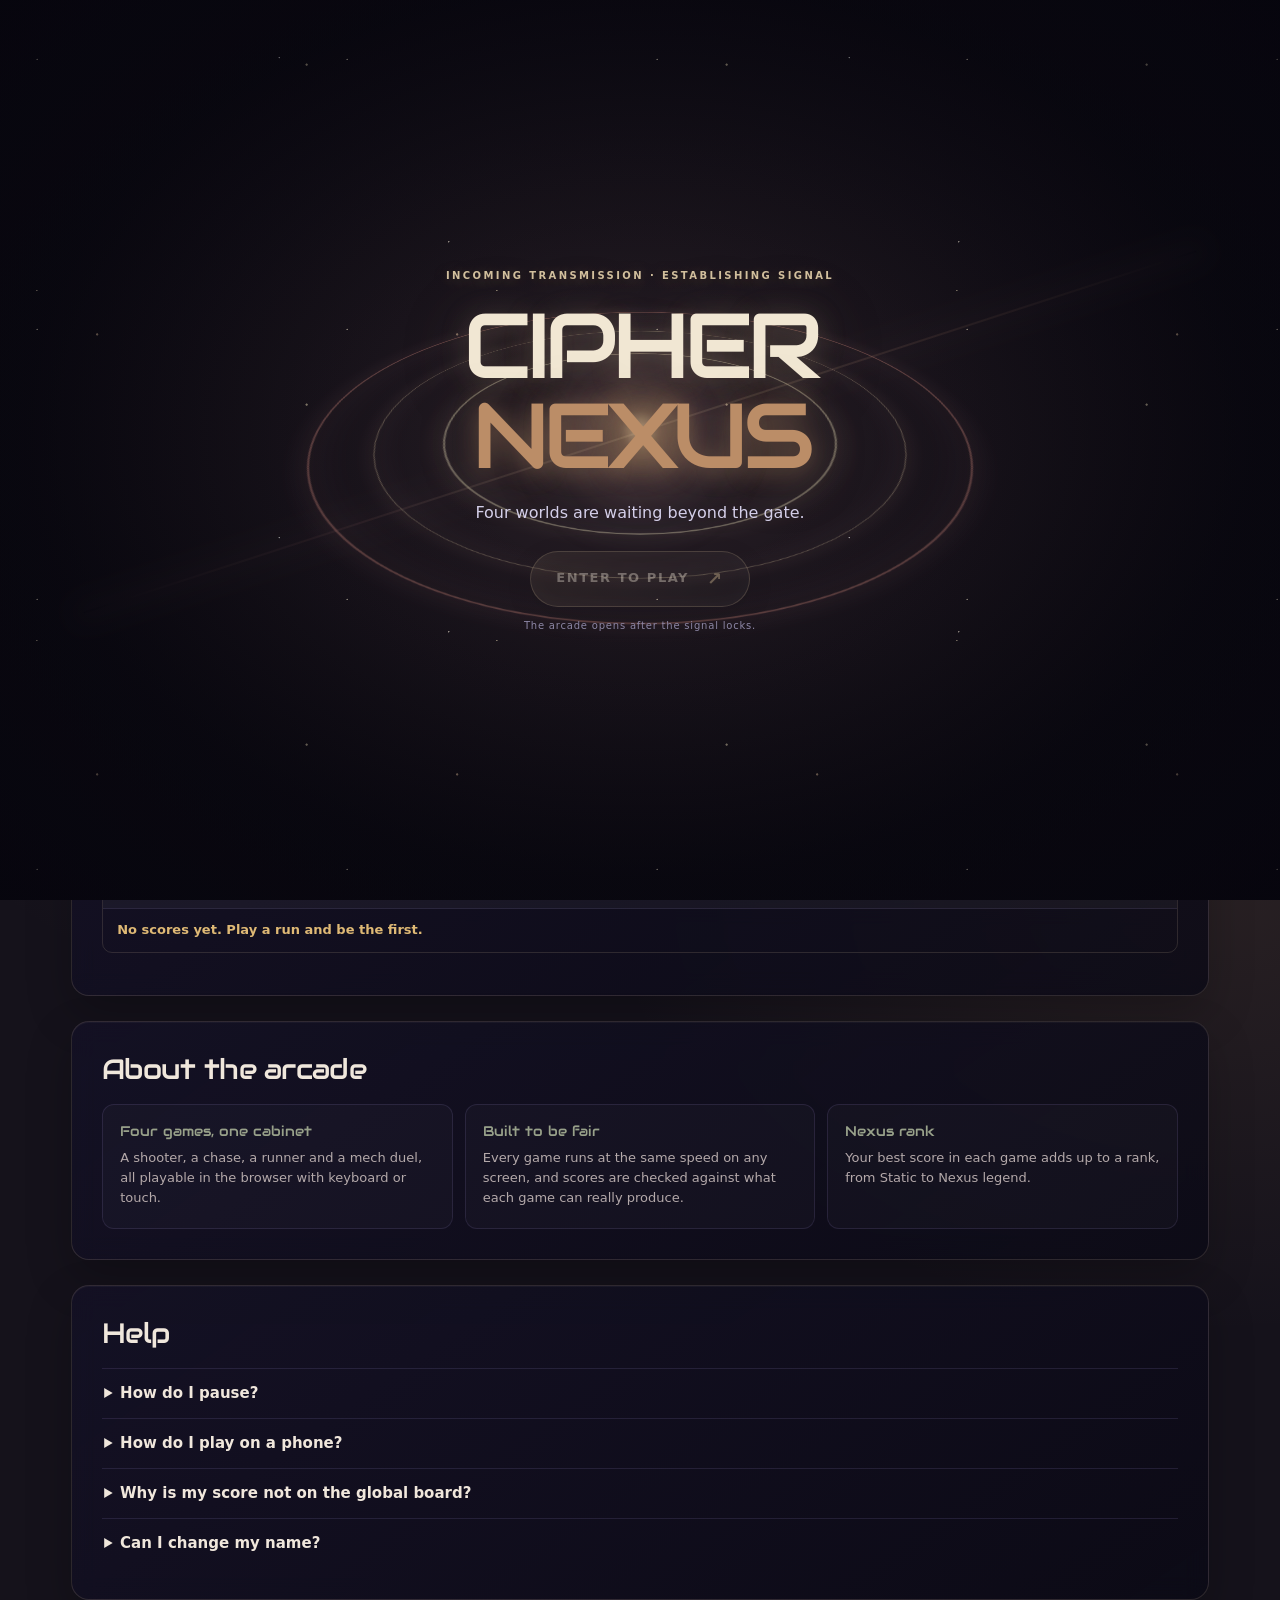
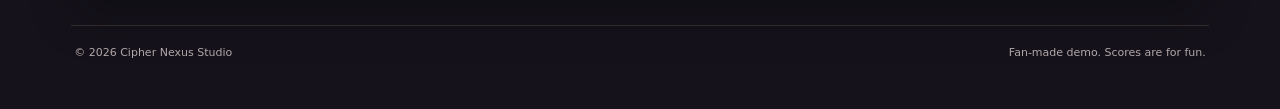
<file: game.html>
<!doctype html>
<html lang="en">
<head>
  <meta charset="utf-8">
  <meta name="viewport" content="width=device-width, initial-scale=1">
  <meta name="theme-color" content="#0b0221">
  <title>Opening Cipher Nexus Arcade…</title>
  <script>
    const gameIds = {
      'cipher-nexus': 'runner',
      'void-legends': 'arena',
      ashfall: 'ember',
      'iron-clash': 'duel'
    };
    const id = new URLSearchParams(location.search).get('id');
    location.replace('index.html?game=' + encodeURIComponent(gameIds[id] || 'runner'));
  </script>
</head>
<body>
  <p>Opening the game… <a href="index.html">Go to Cipher Nexus Arcade</a></p>
</body>
</html>
</file>
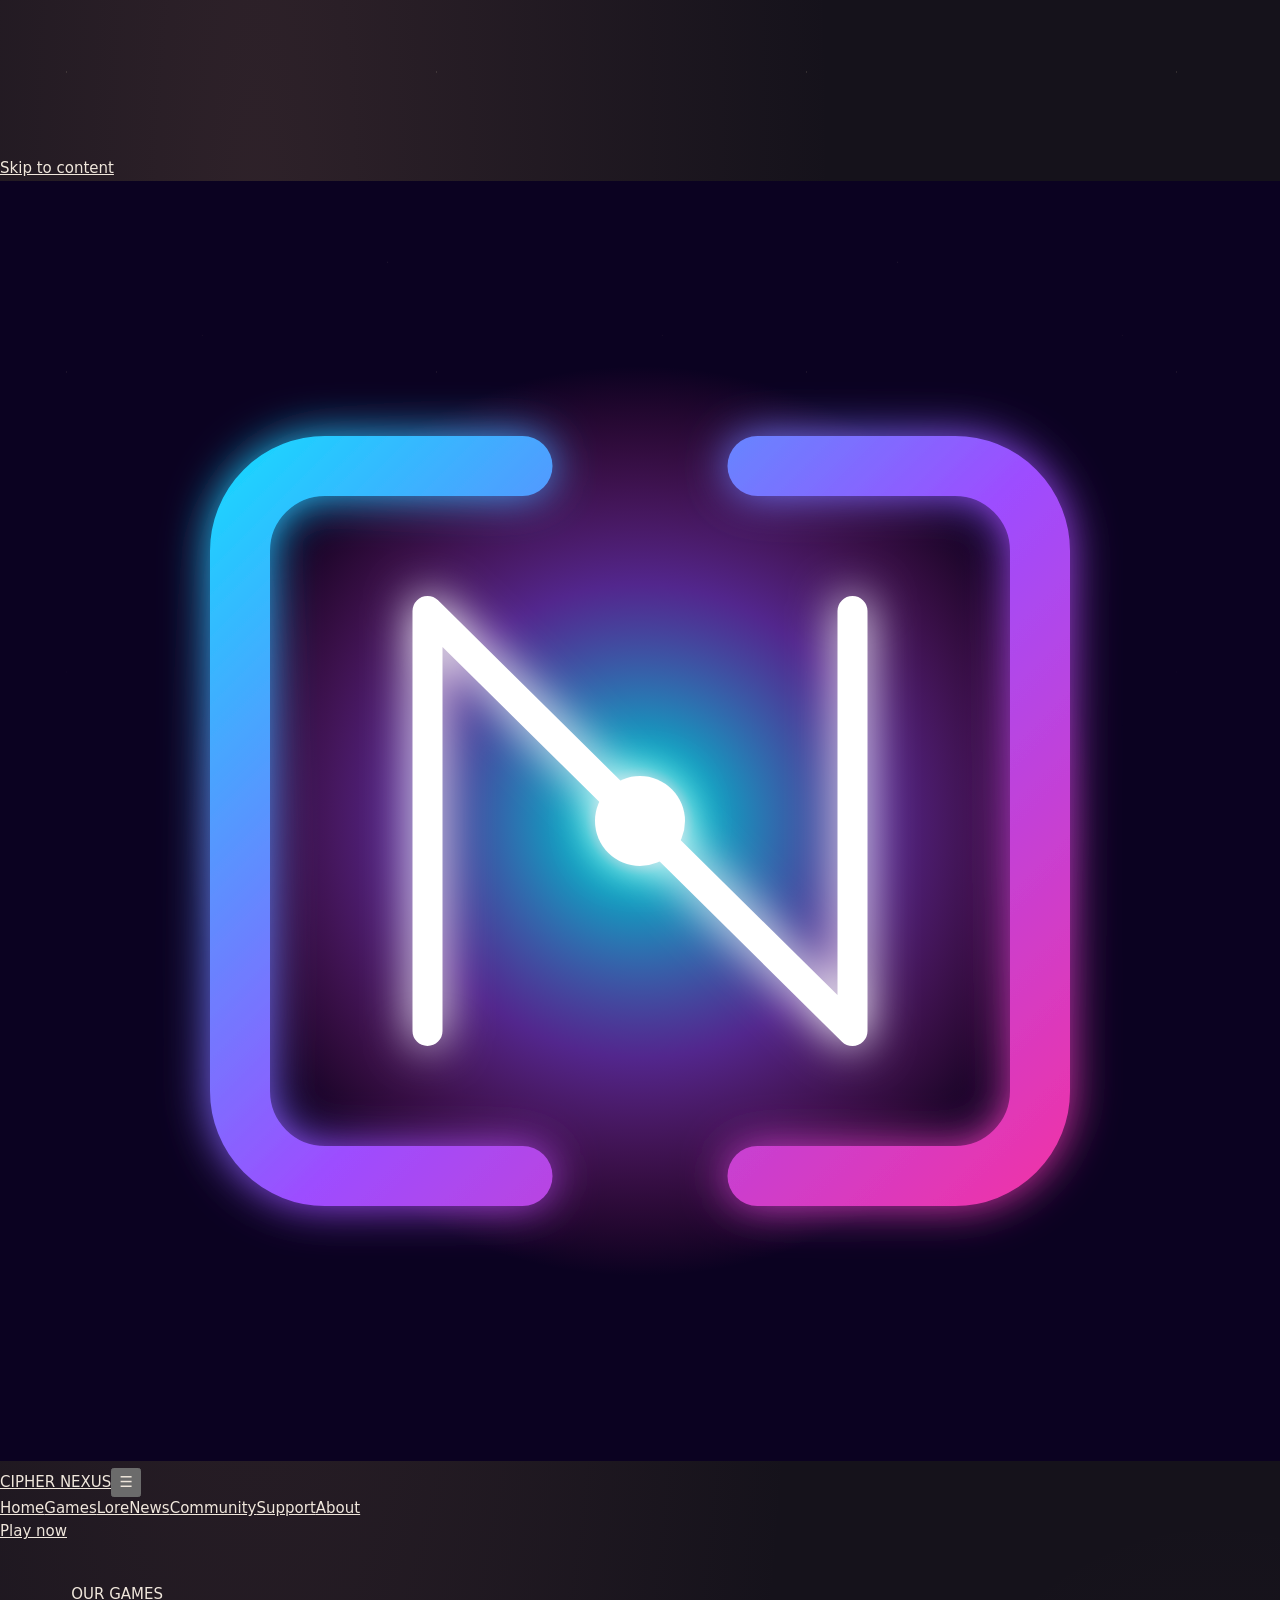
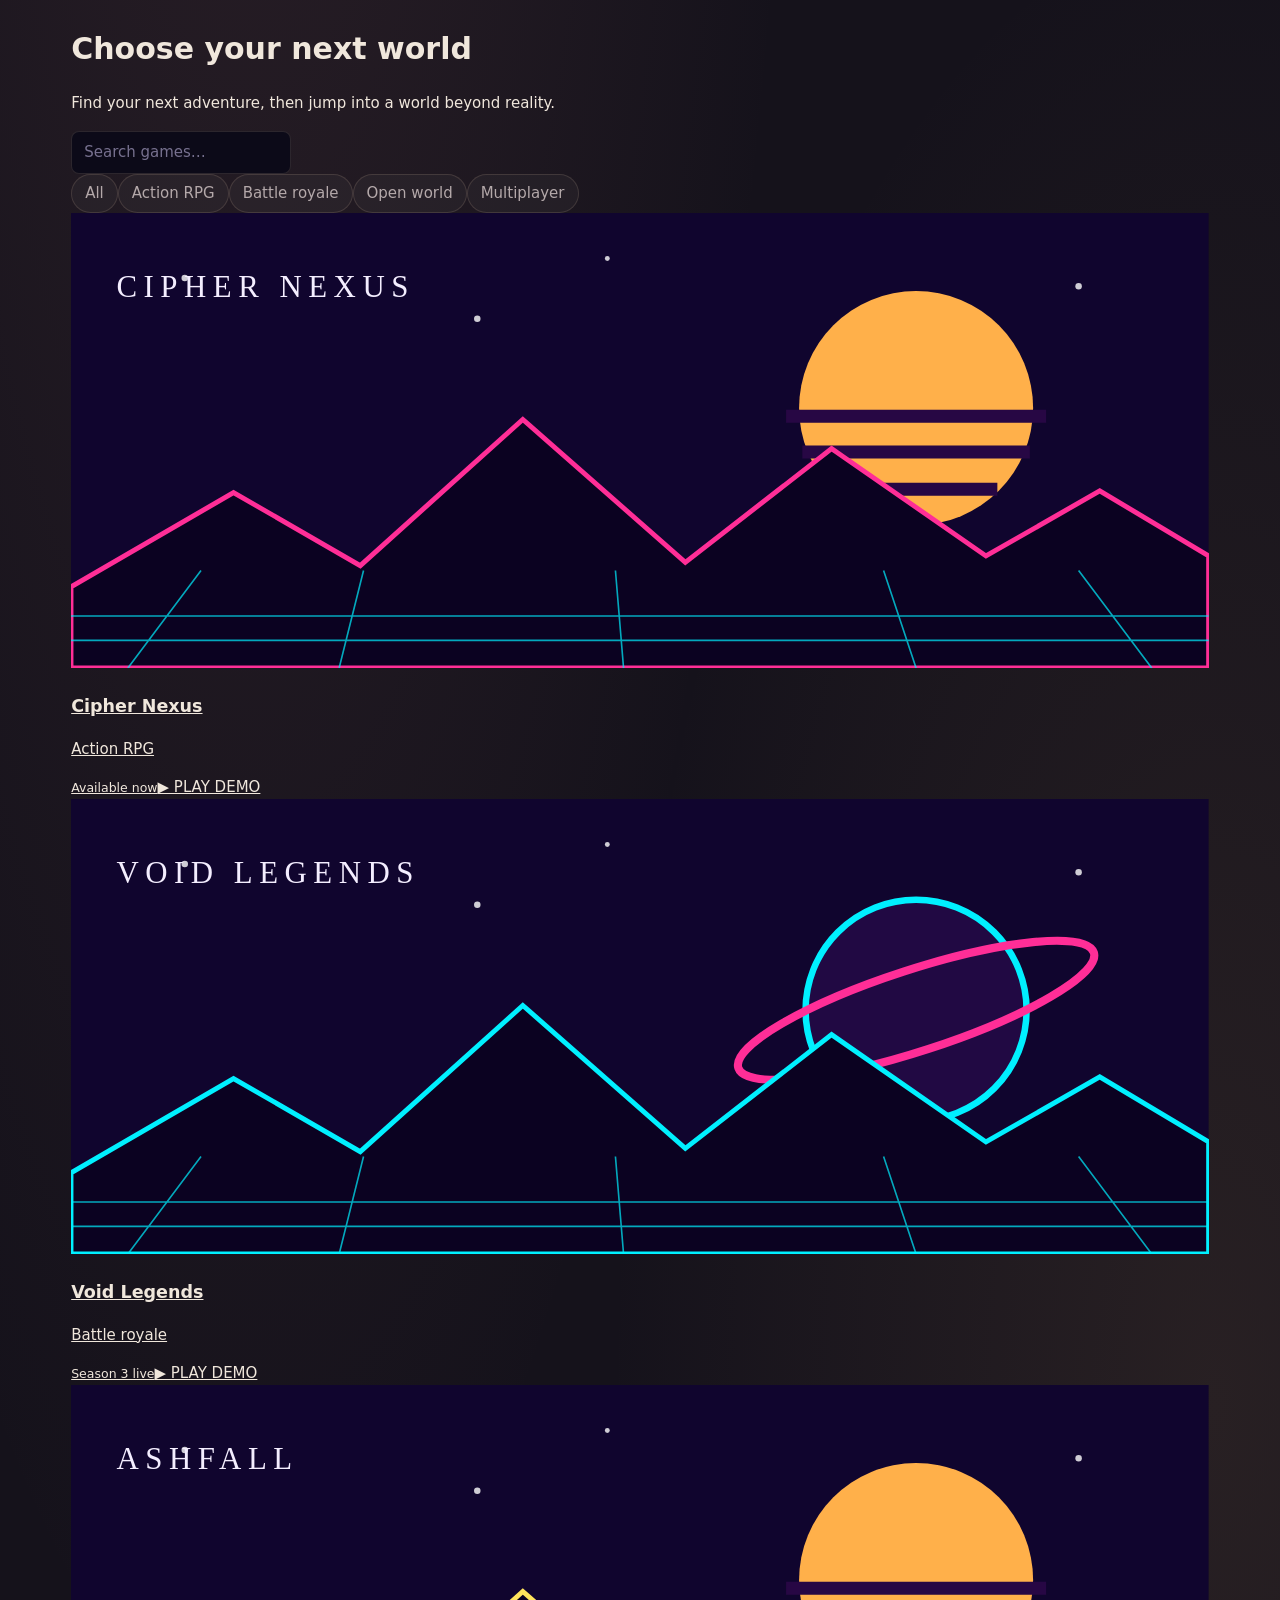
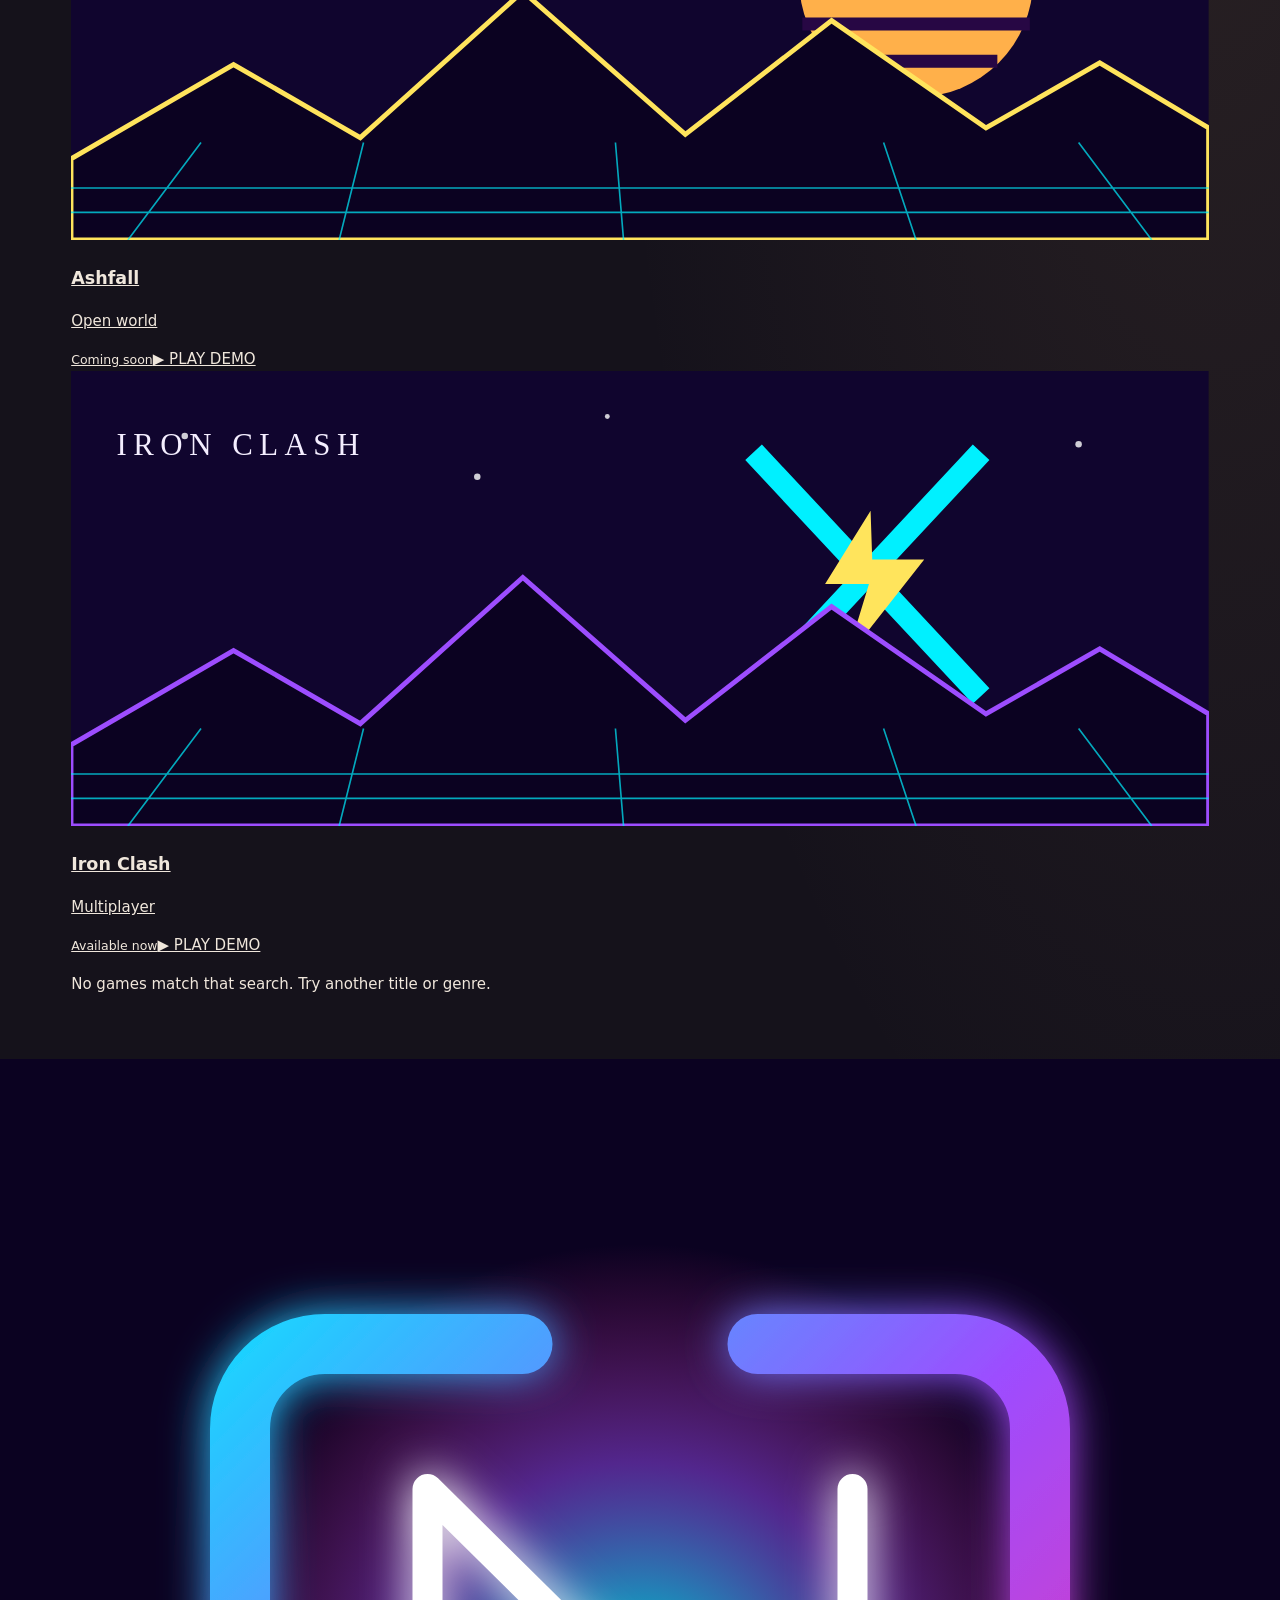
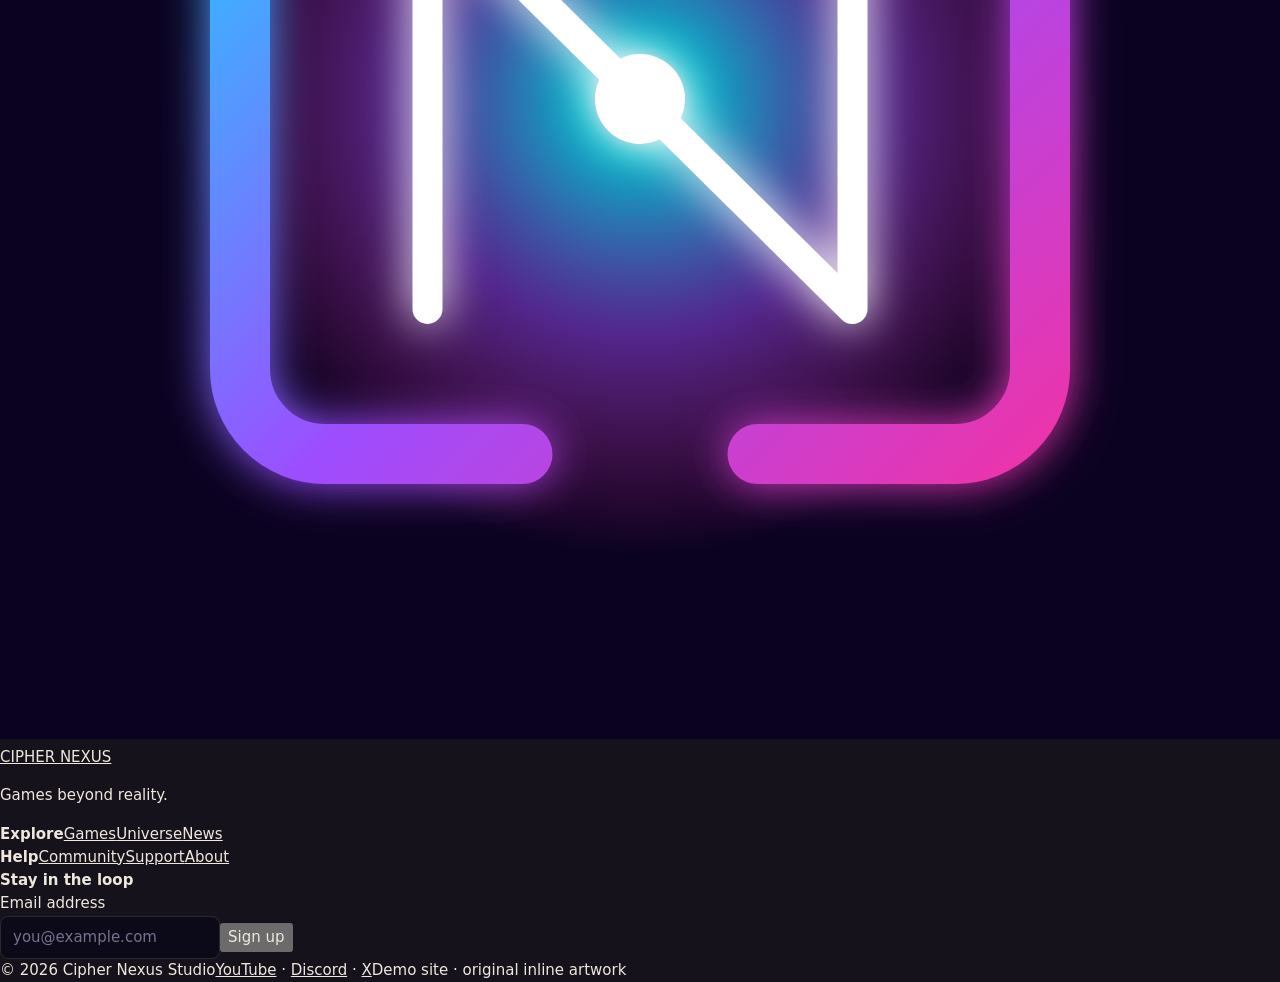
<file: games.html>
<!doctype html>
<!-- Game catalog page with live search and genre filters. -->
<html lang="en"><head><meta charset="utf-8"><meta name="viewport" content="width=device-width,initial-scale=1,viewport-fit=cover"><meta name="theme-color" content="#0B0221"><meta name="description" content="Browse Cipher Nexus games by genre and discover your next world."><link rel="icon" type="image/svg+xml" href="logo.svg"><title>Games — Cipher Nexus</title><link rel="stylesheet" href="css/style.css"><script defer src="js/data.js"></script><script defer src="js/art.js"></script><script defer src="js/components.js"></script><script defer src="js/main.js"></script><script defer src="js/scene.js"></script></head><body data-page="games"><canvas id="gl" aria-hidden="true"></canvas><div data-header></div><main id="main" data-content></main><div data-footer></div></body></html>
</file>
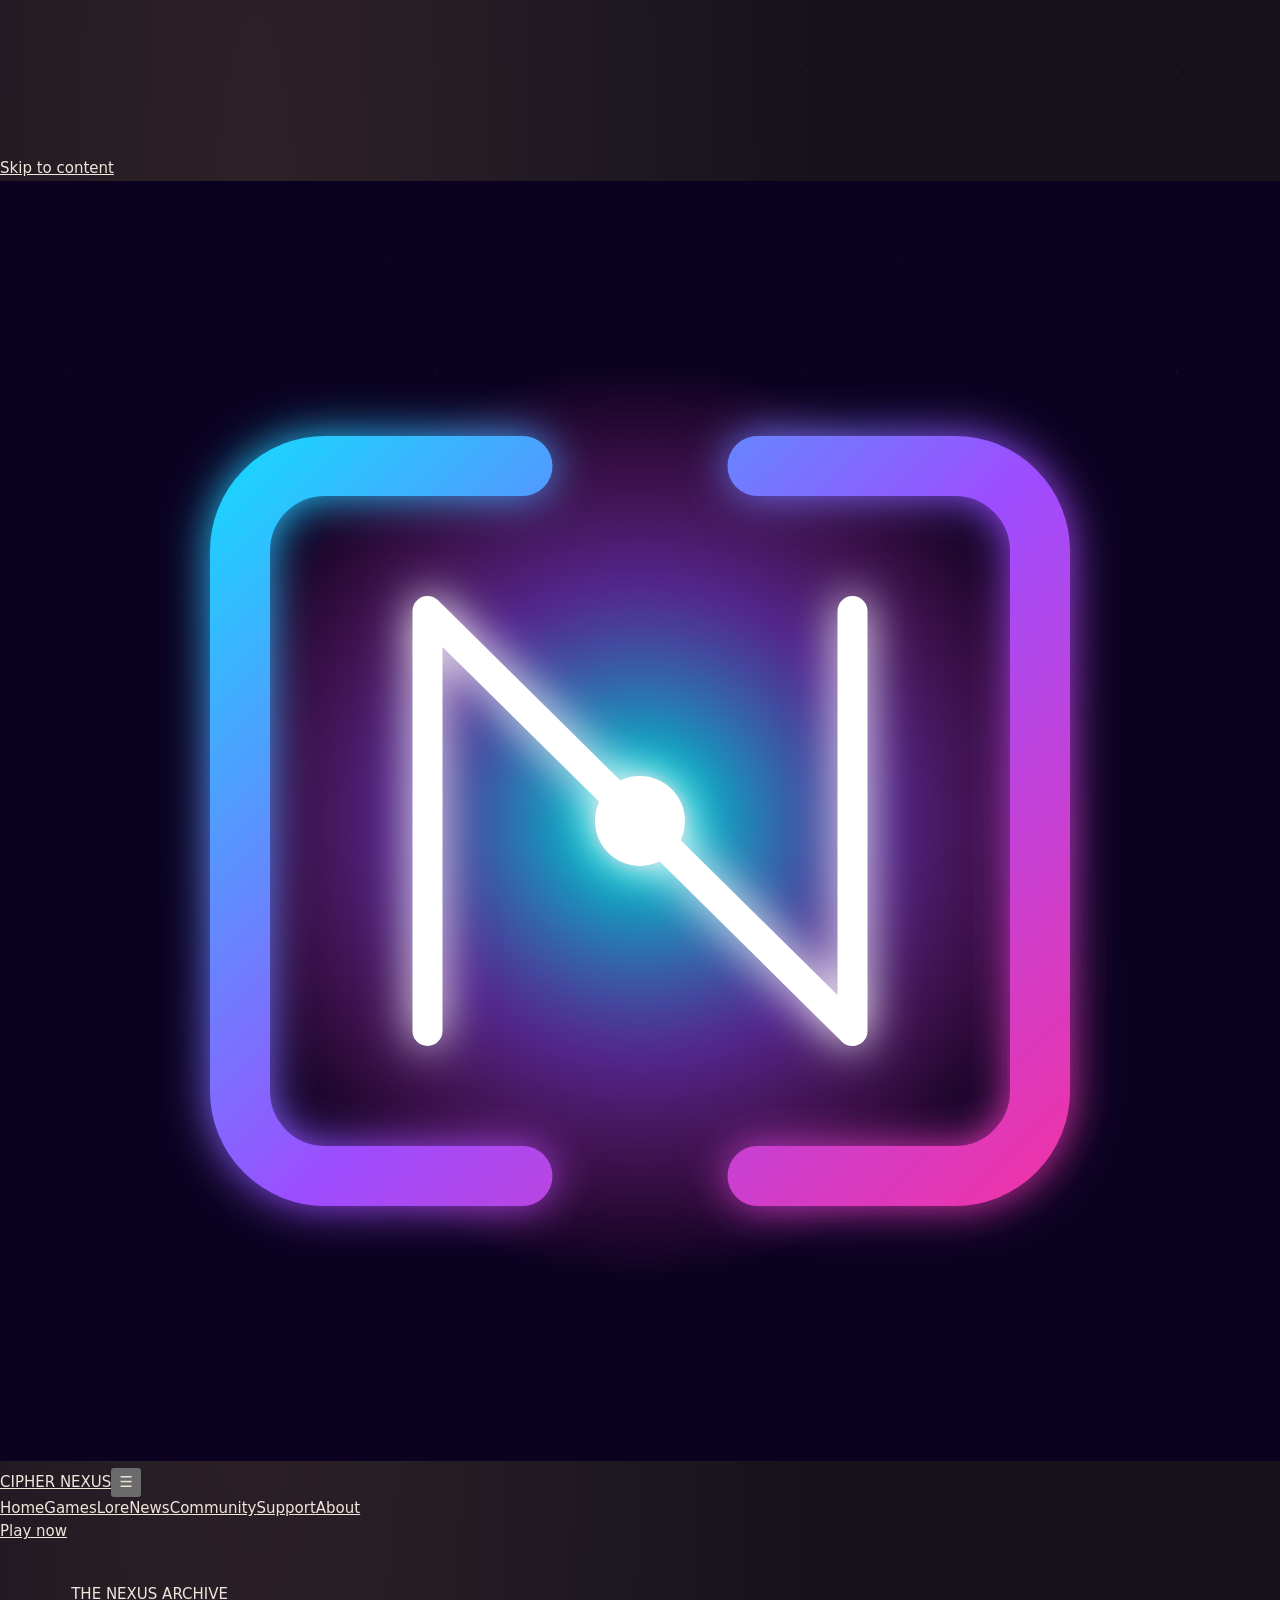
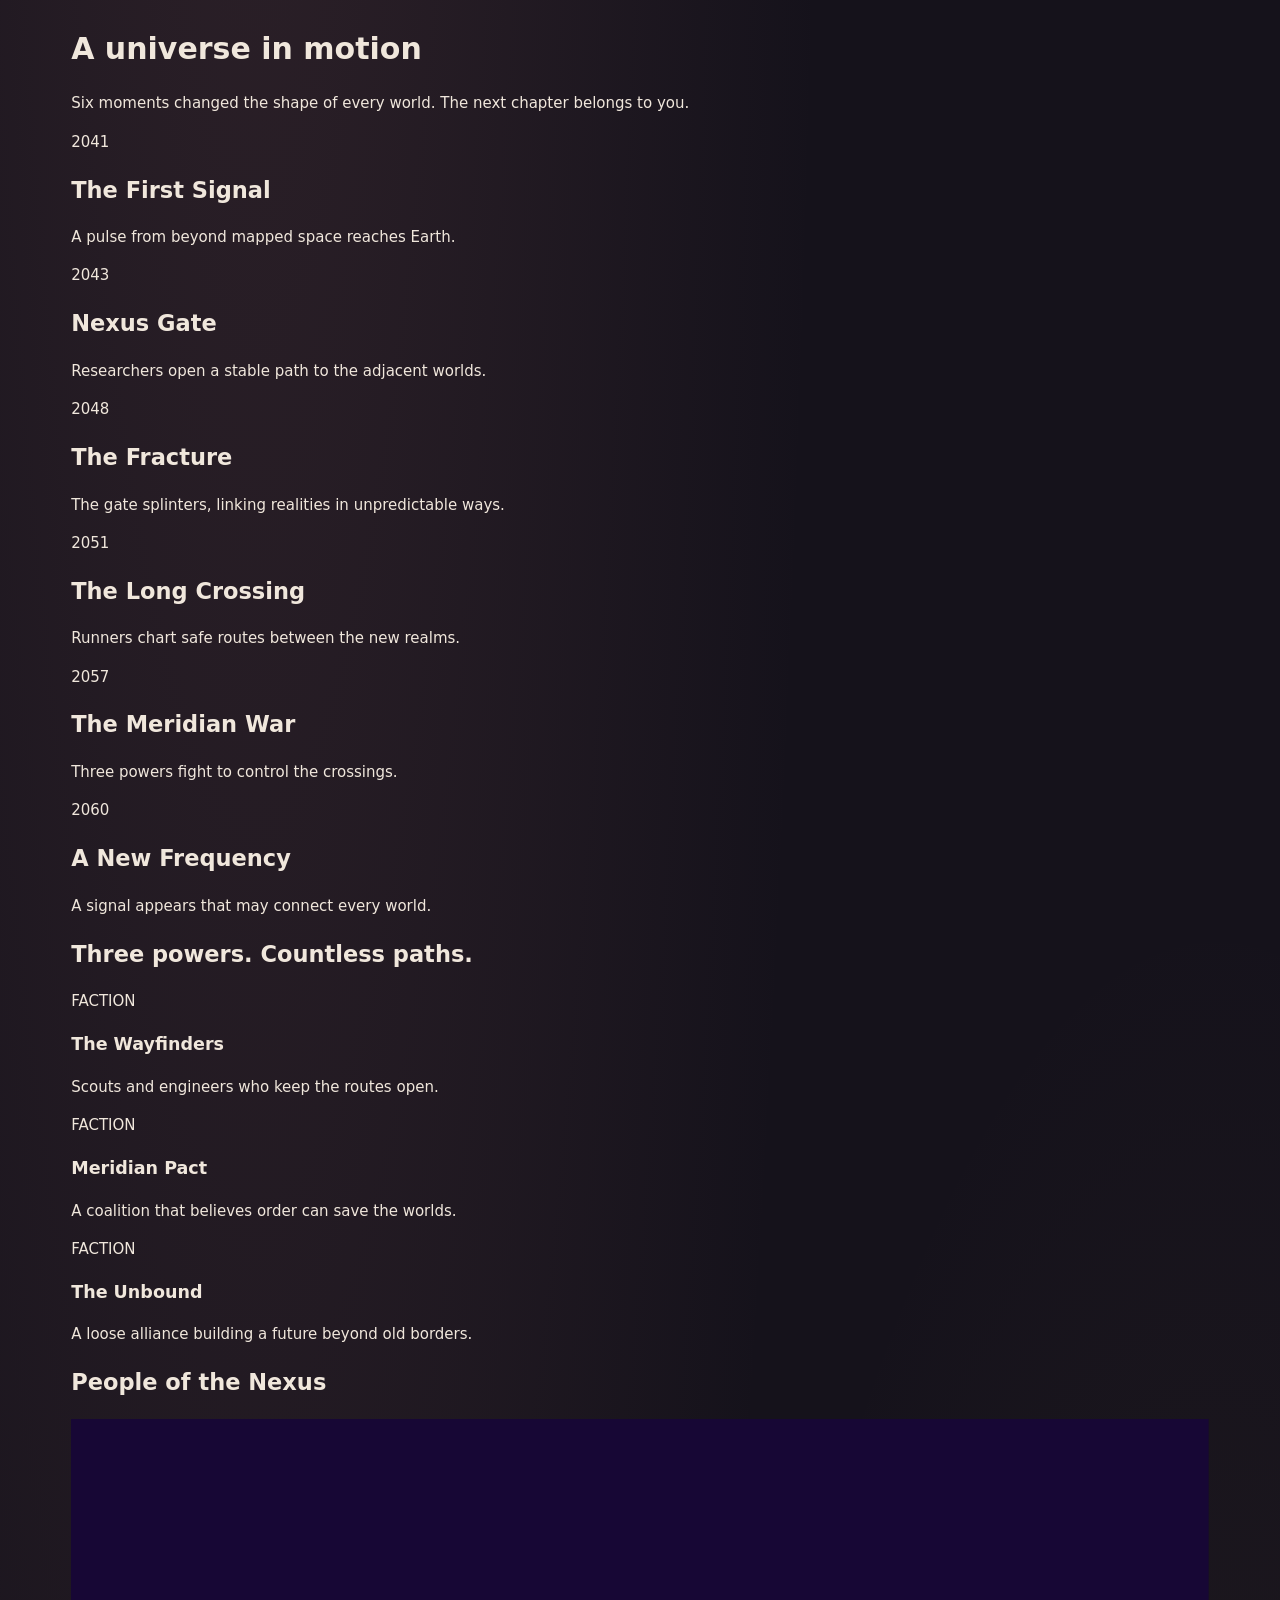
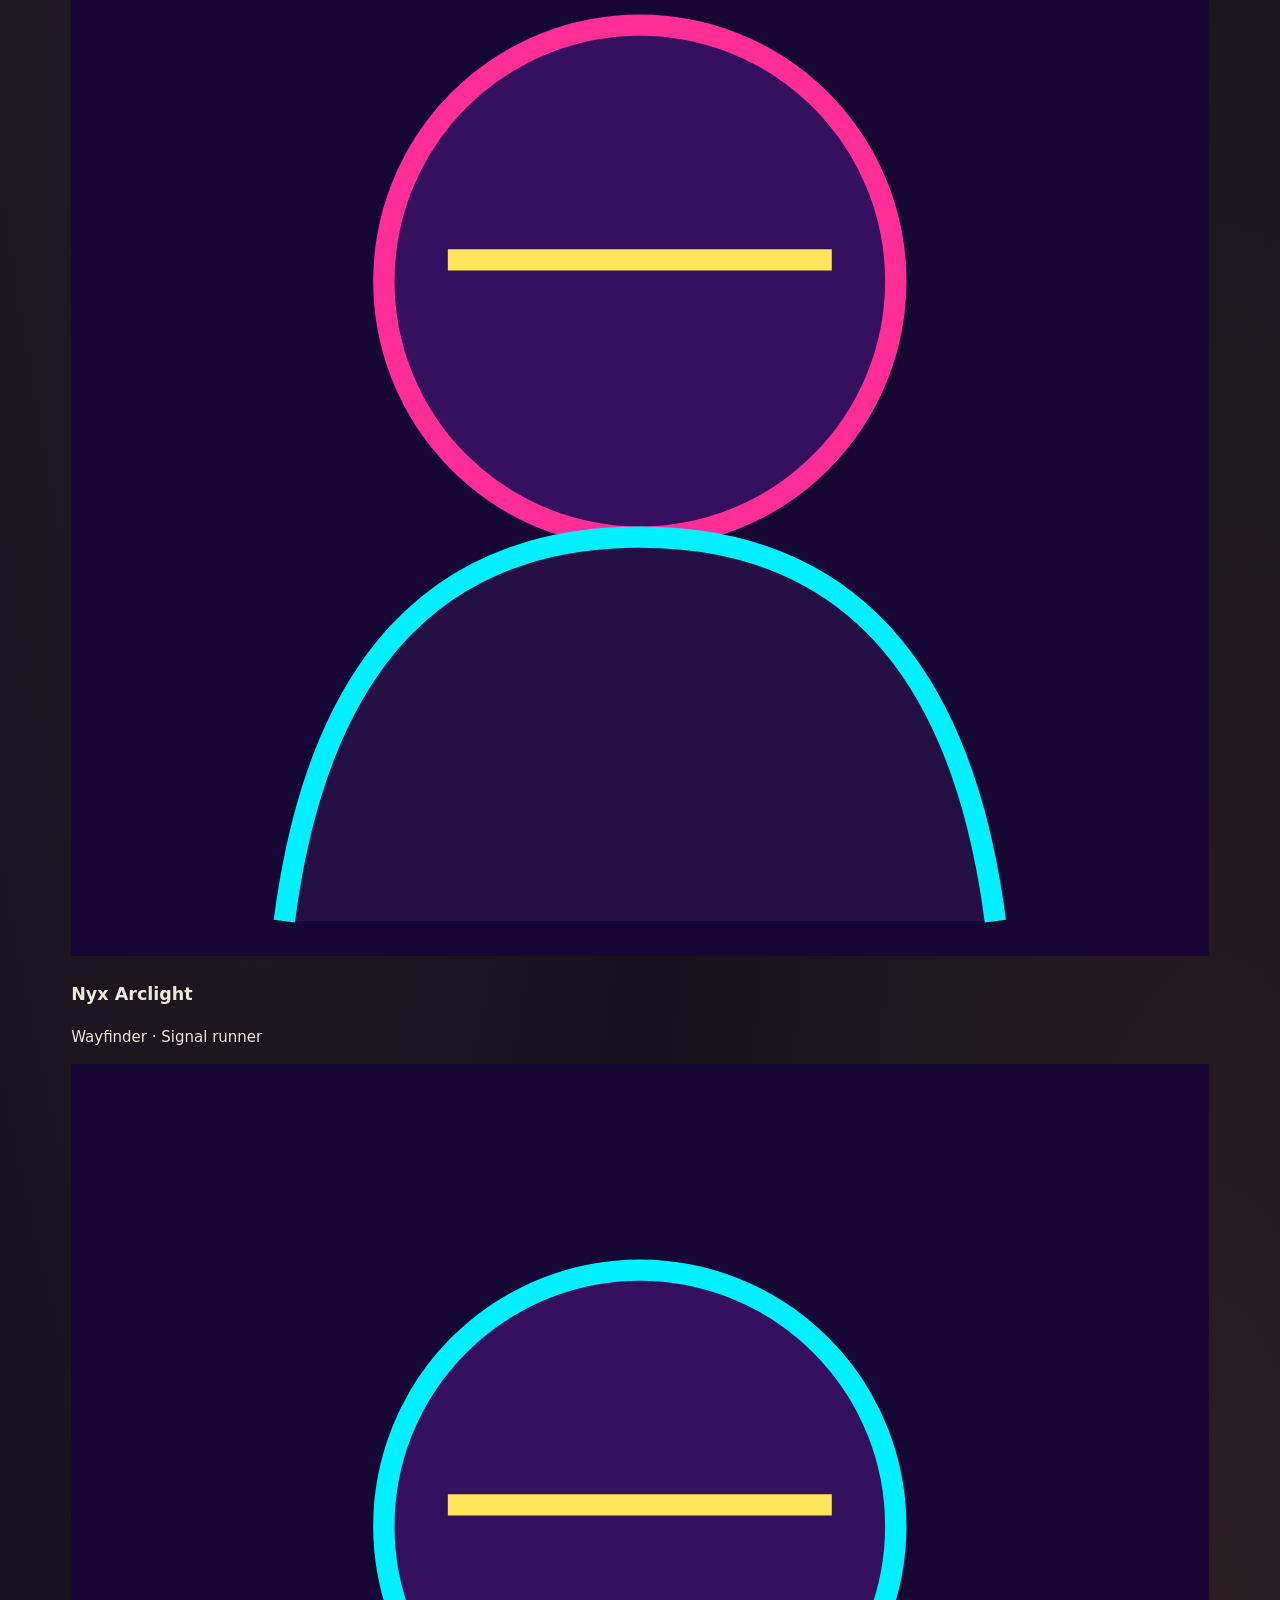
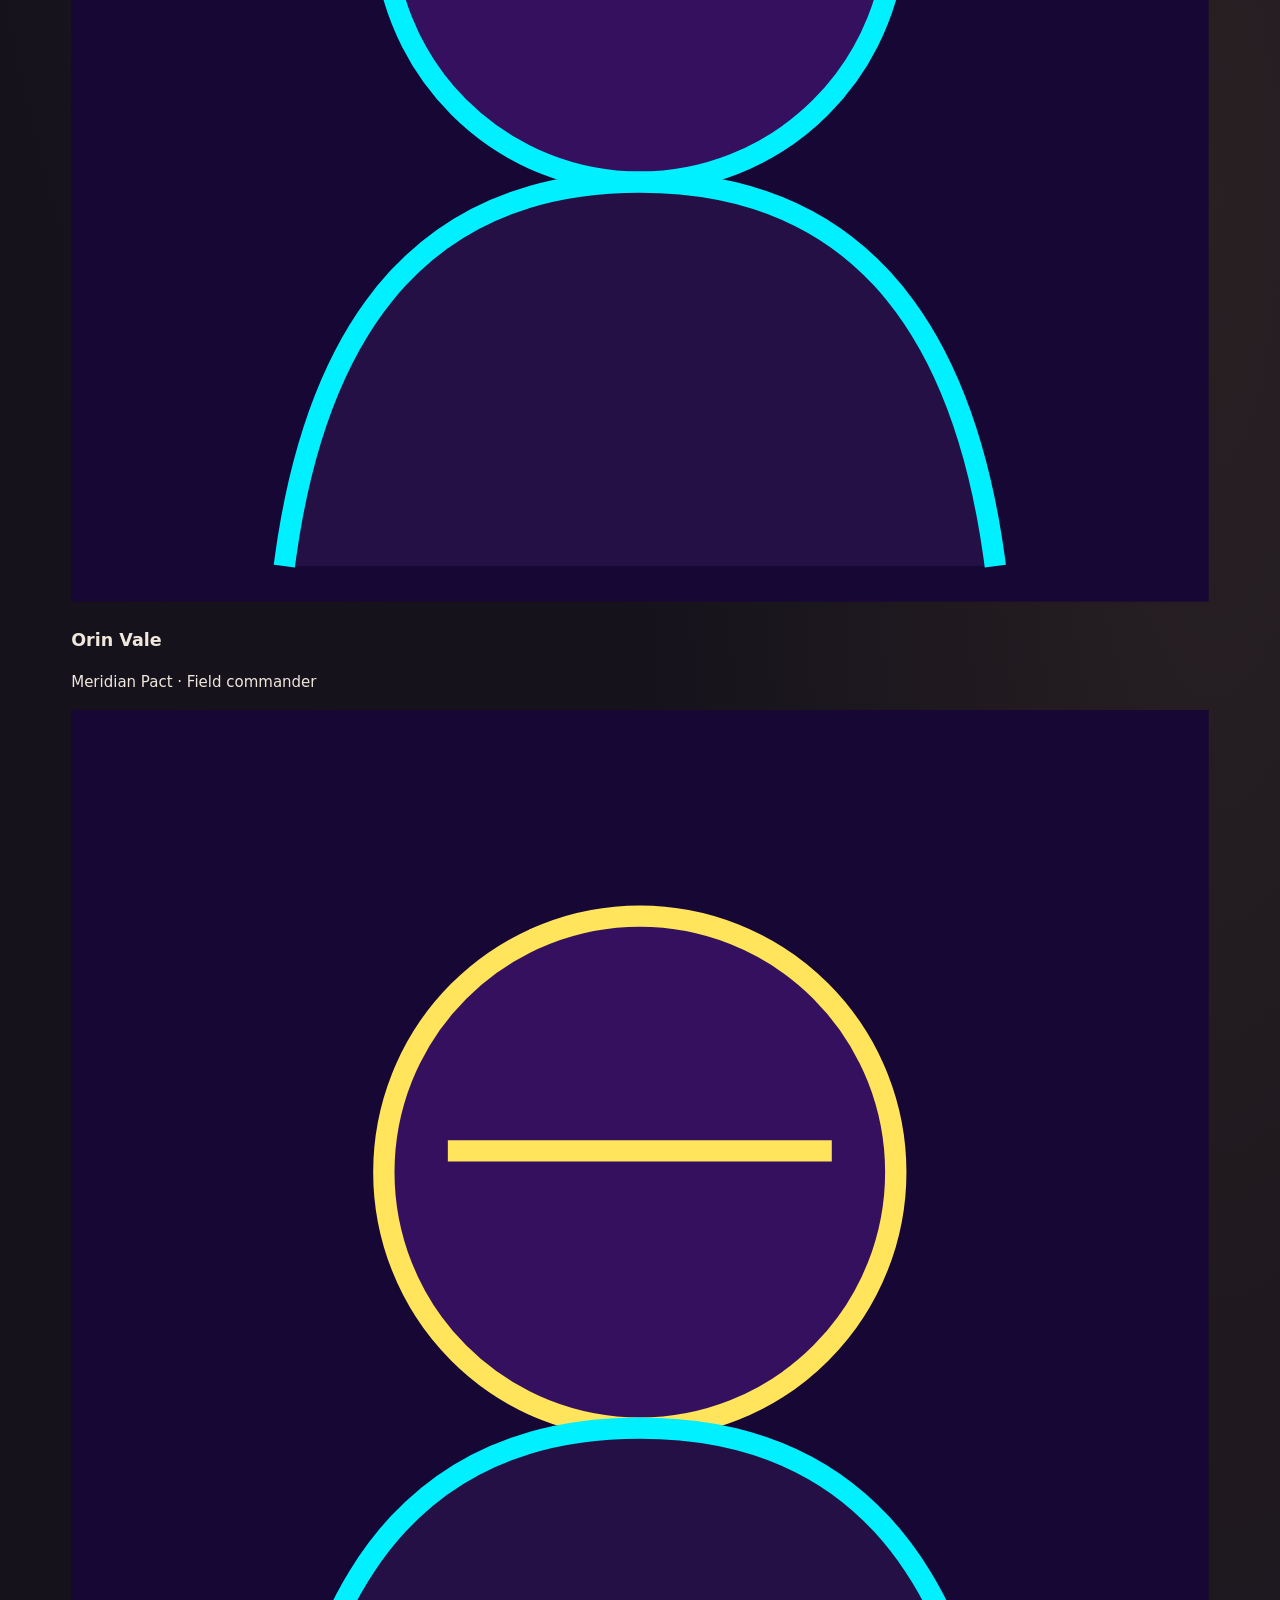
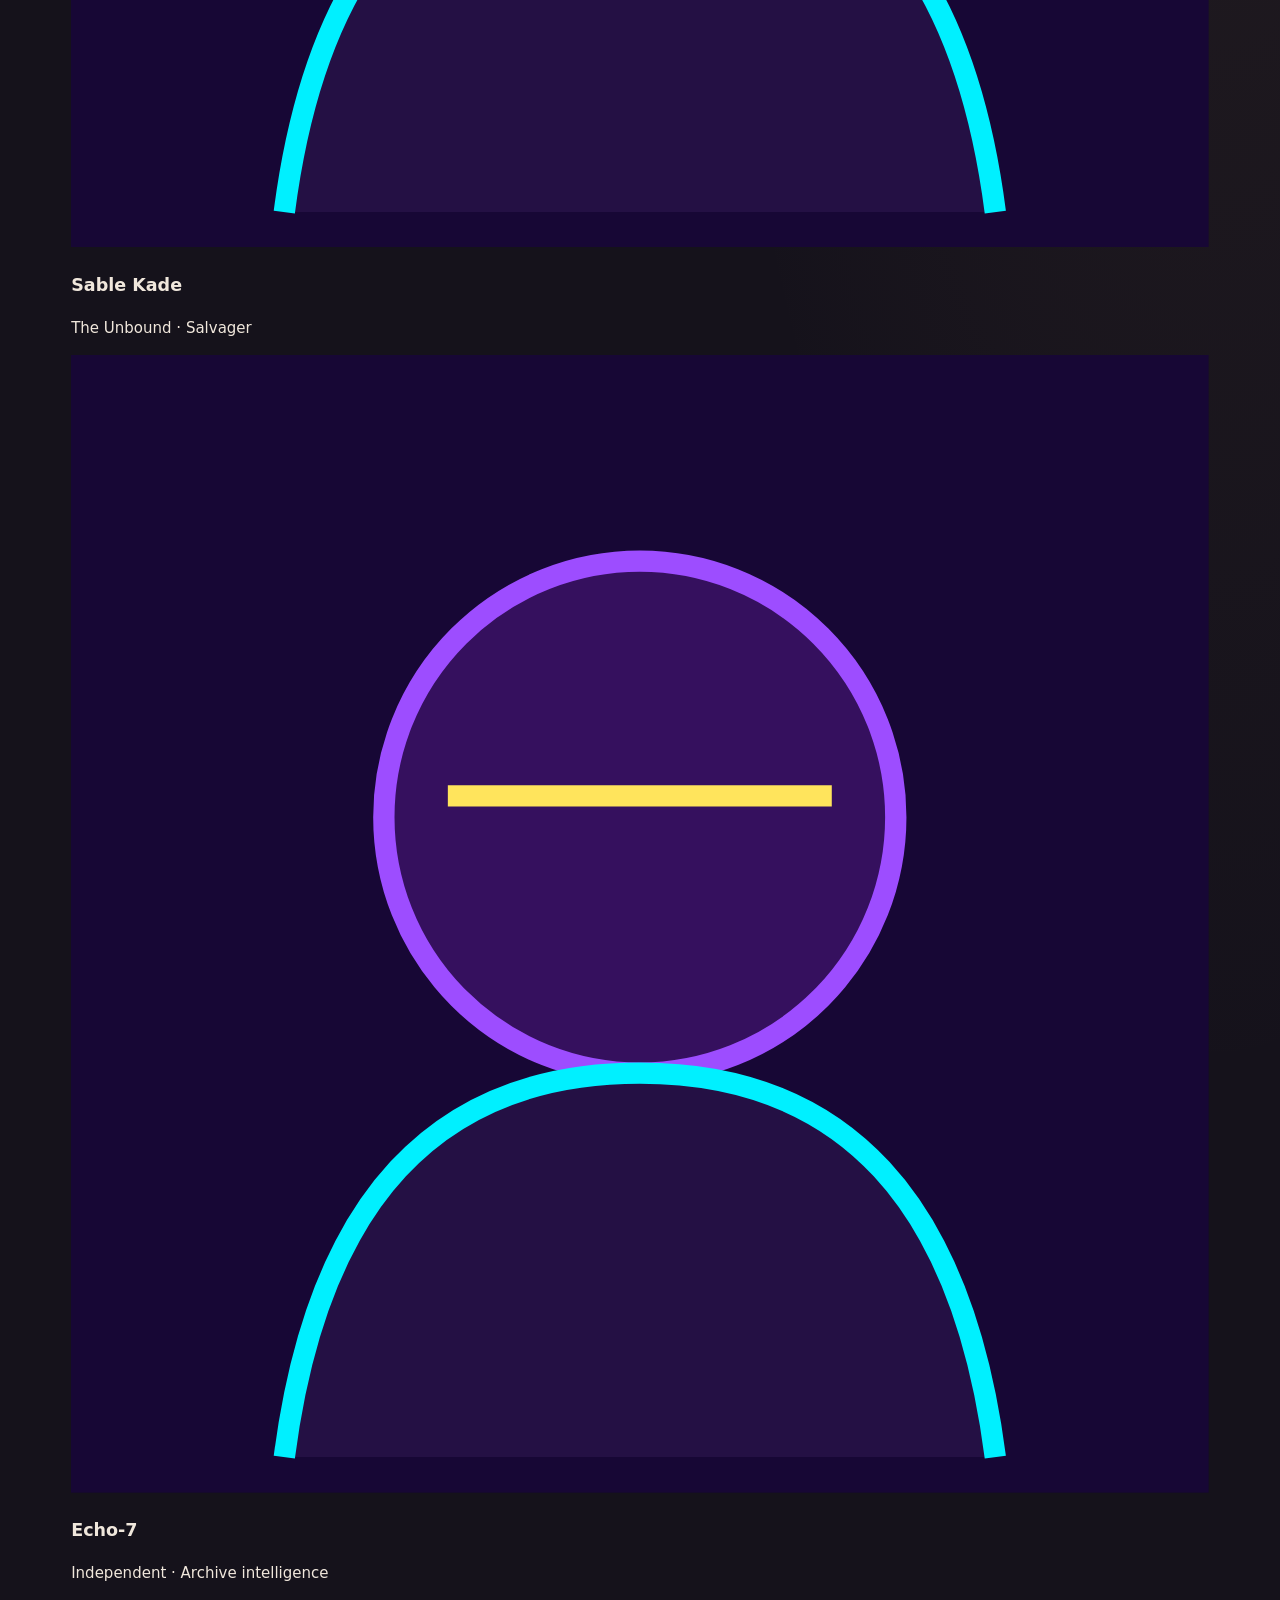
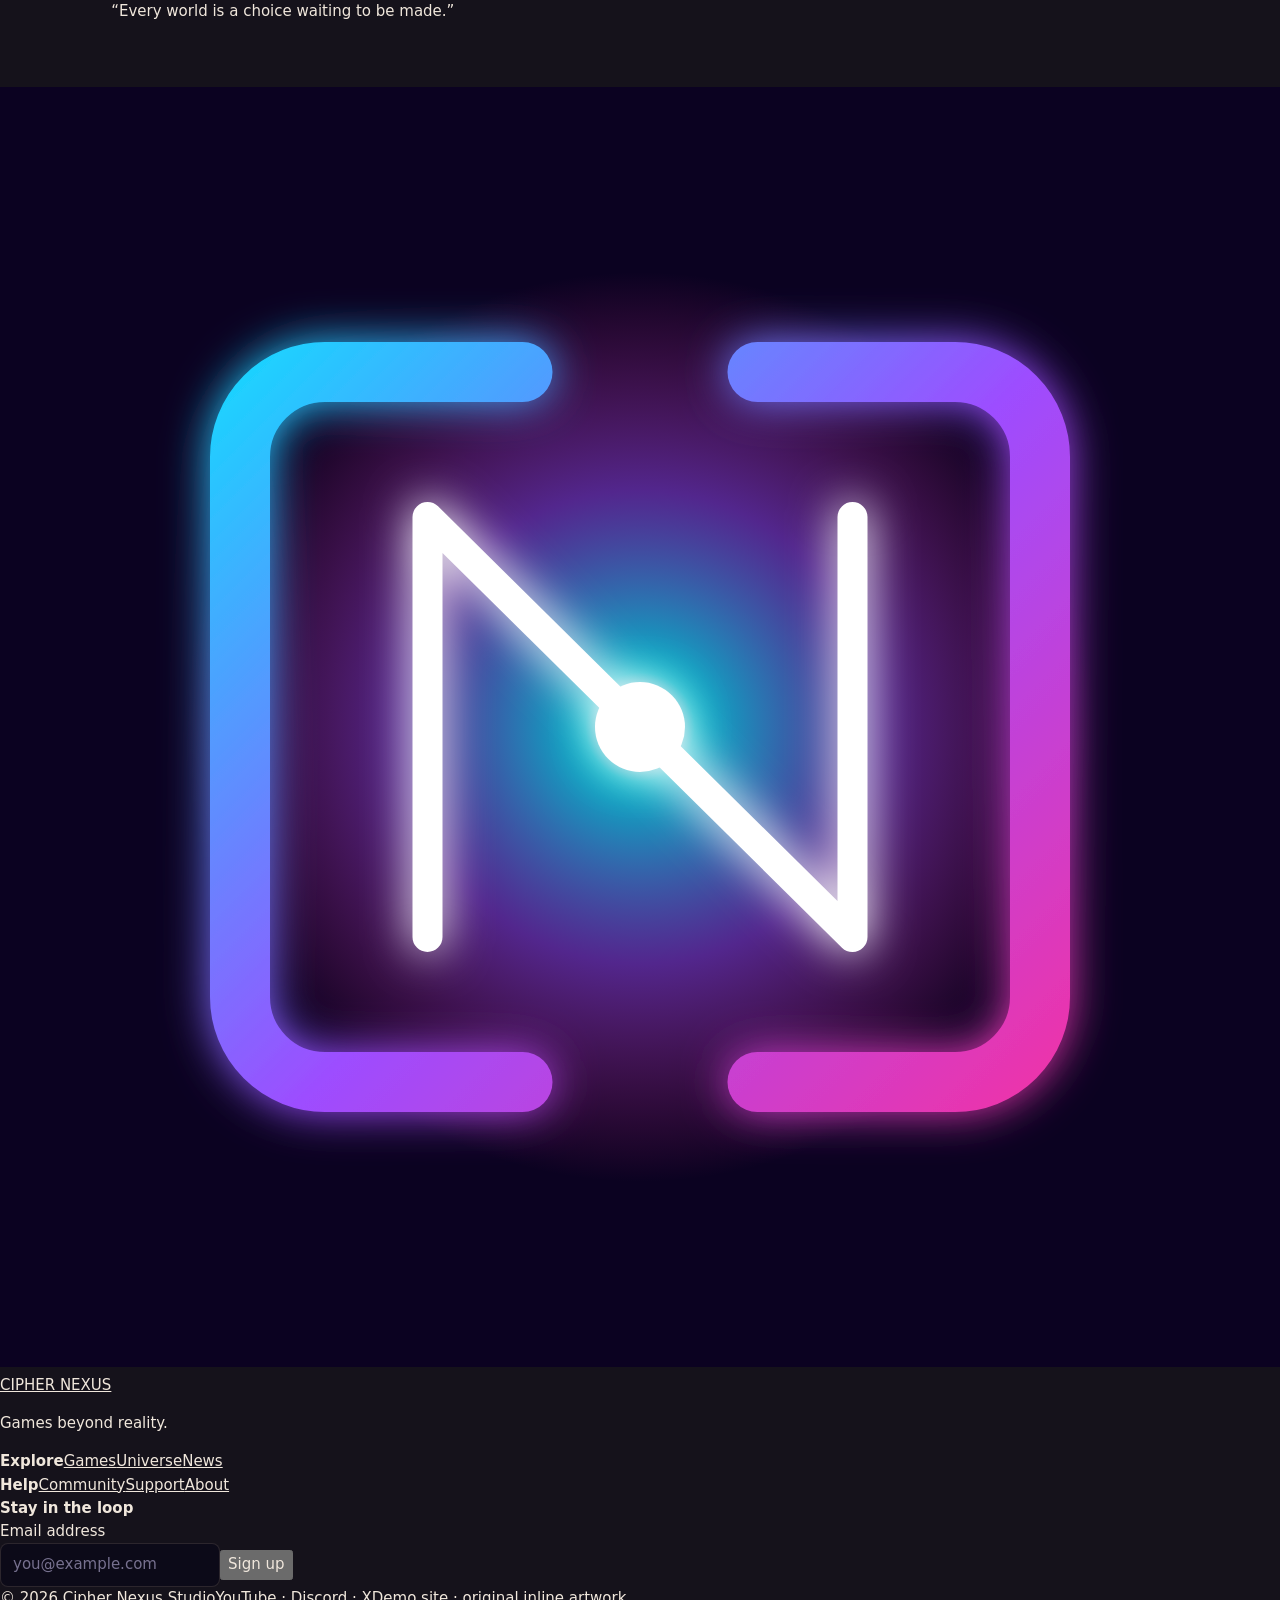
<file: lore.html>
<!doctype html>
<!-- Lore archive with a timeline, factions, characters, and a quote. -->
<html lang="en"><head><meta charset="utf-8"><meta name="viewport" content="width=device-width,initial-scale=1,viewport-fit=cover"><meta name="theme-color" content="#0B0221"><meta name="description" content="Explore the timeline, factions, and characters of the Cipher Nexus universe."><link rel="icon" type="image/svg+xml" href="logo.svg"><title>Lore — Cipher Nexus</title><link rel="stylesheet" href="css/style.css"><script defer src="js/data.js"></script><script defer src="js/art.js"></script><script defer src="js/components.js"></script><script defer src="js/main.js"></script><script defer src="js/scene.js"></script></head><body data-page="lore"><canvas id="gl" aria-hidden="true"></canvas><div data-header></div><main id="main" data-content></main><div data-footer></div></body></html>
</file>
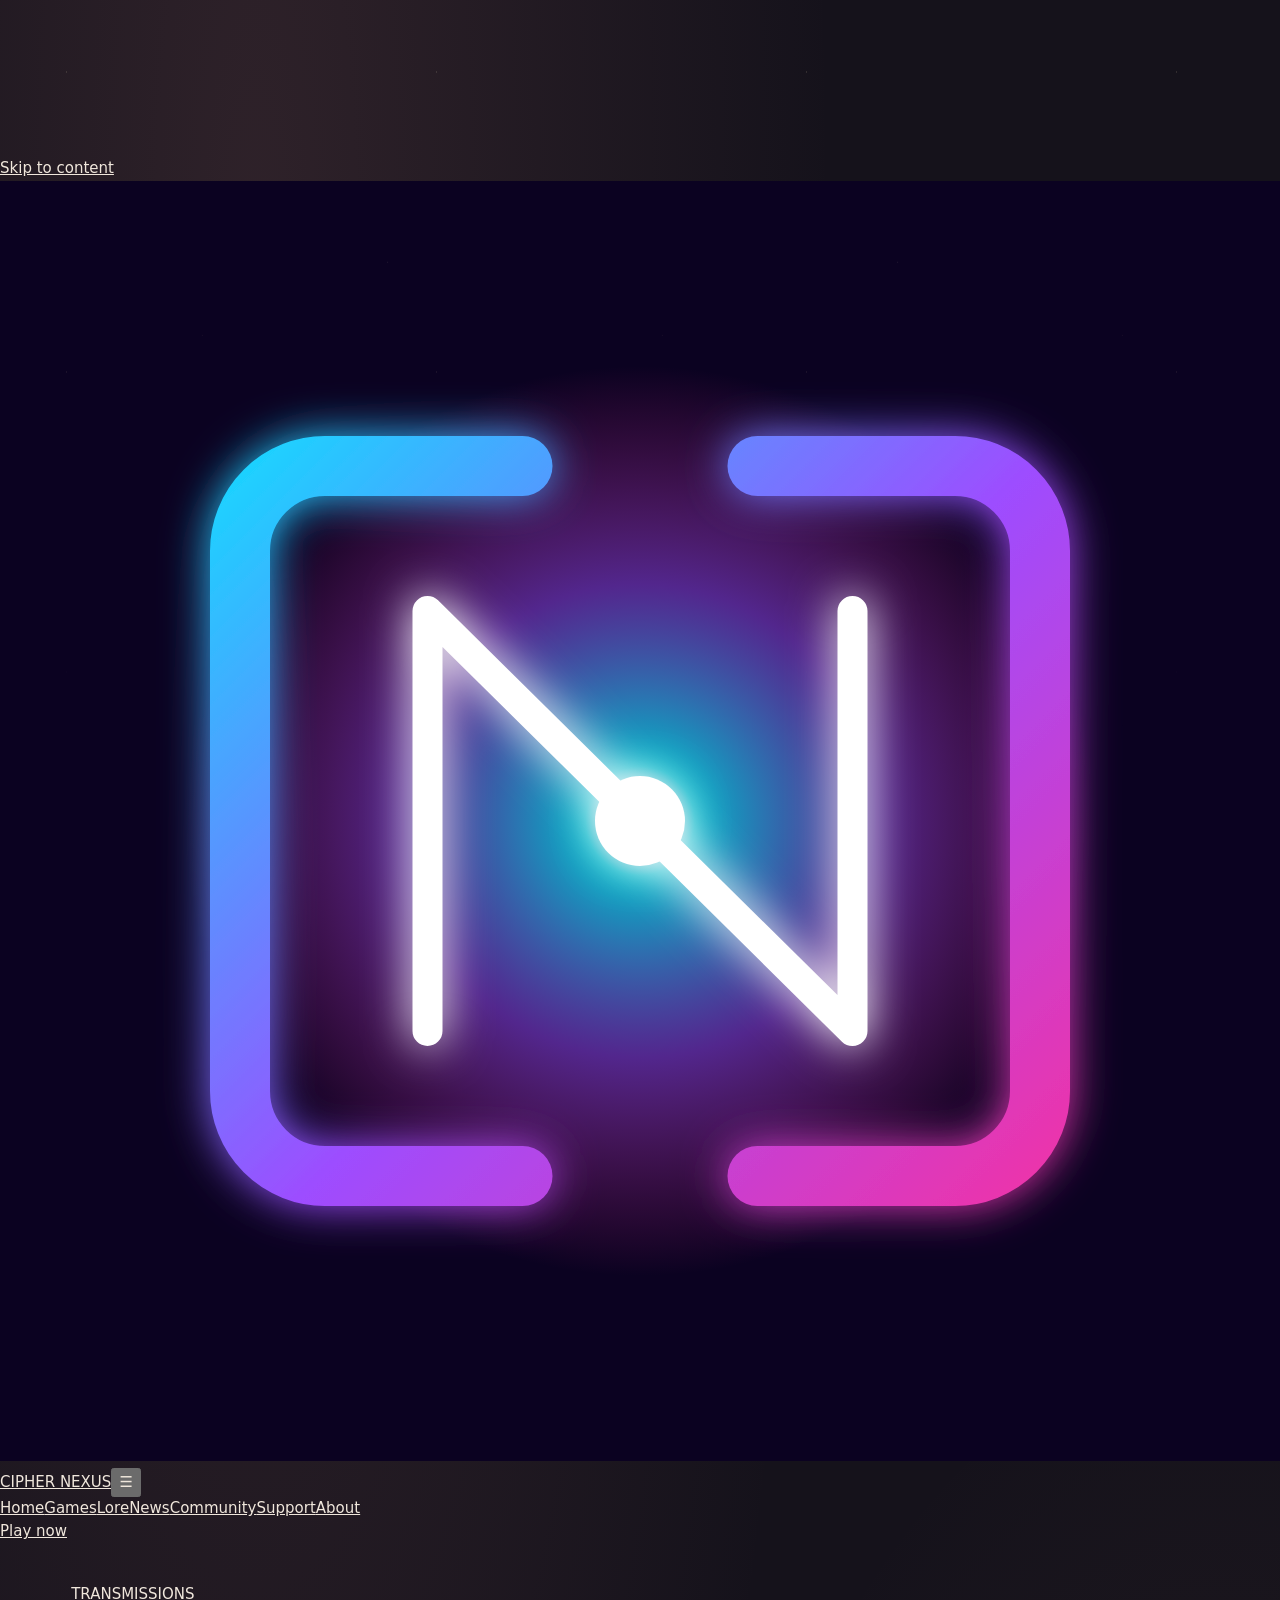
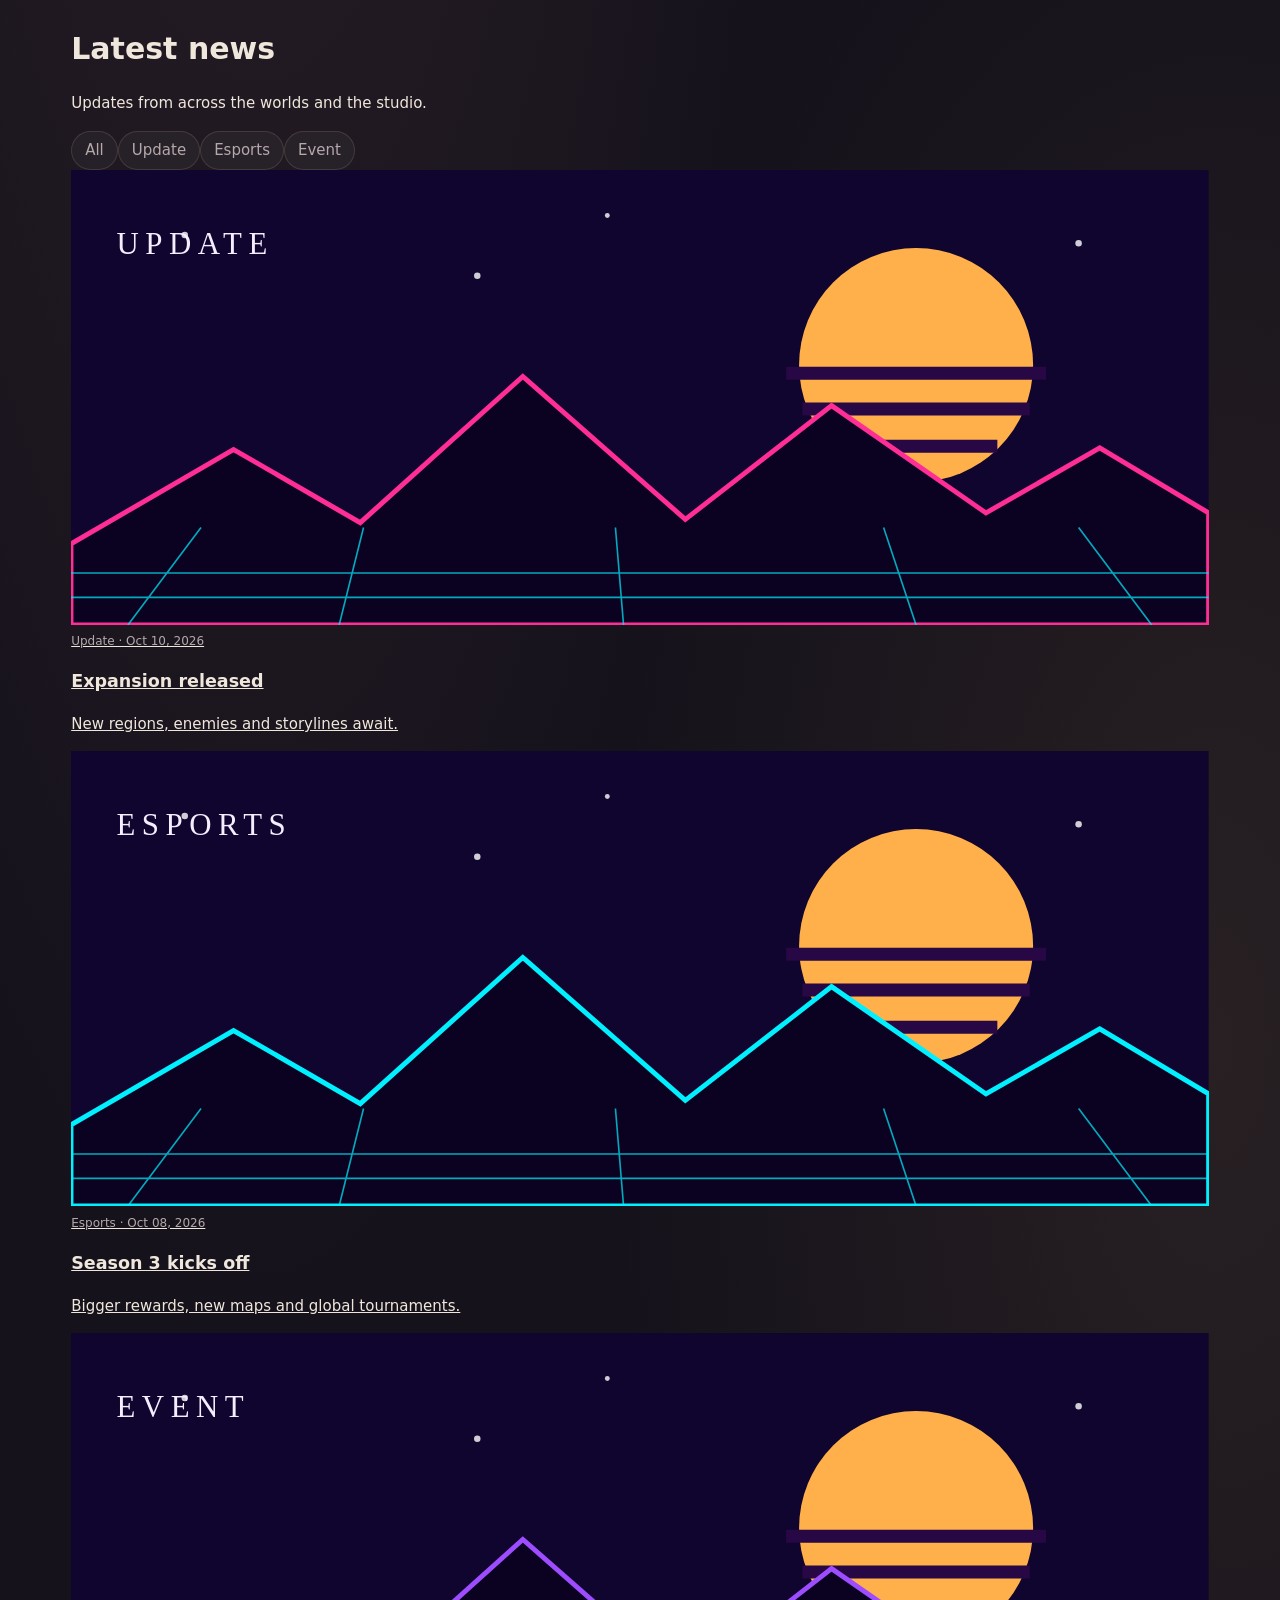
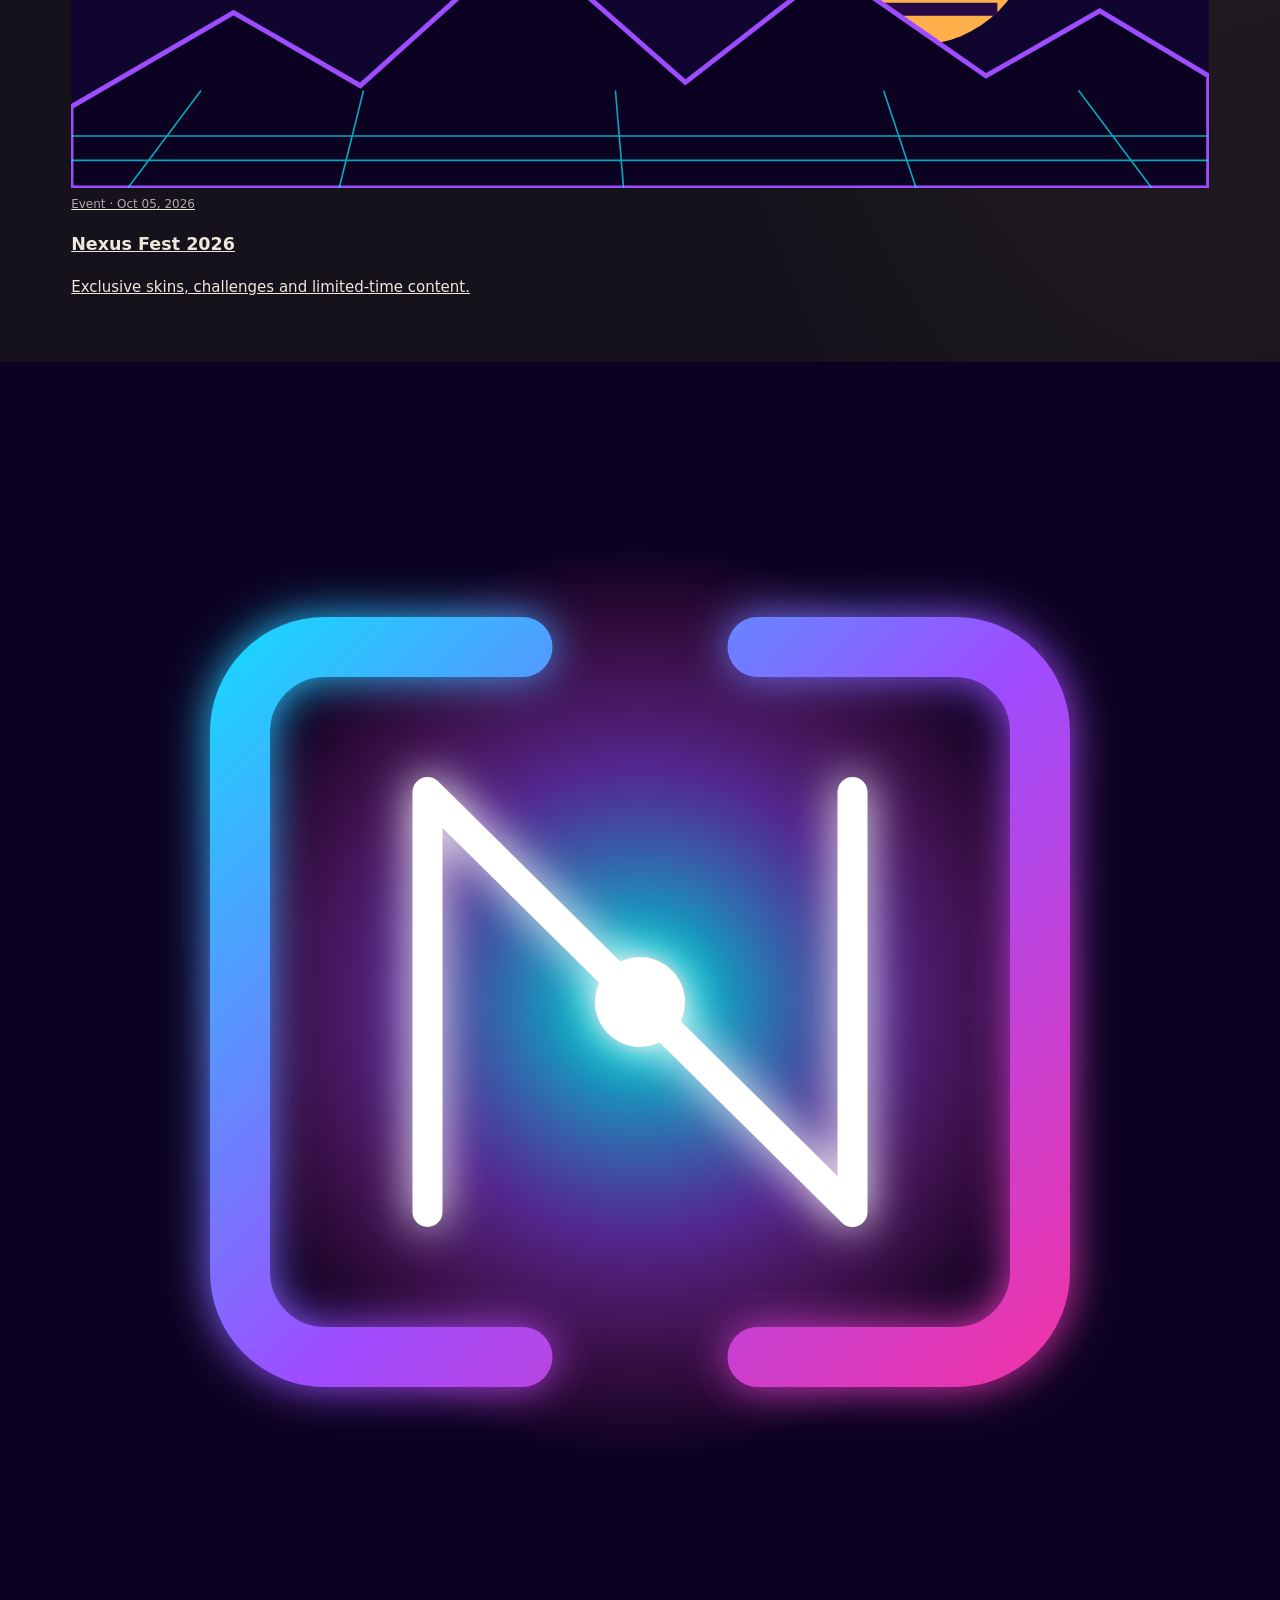
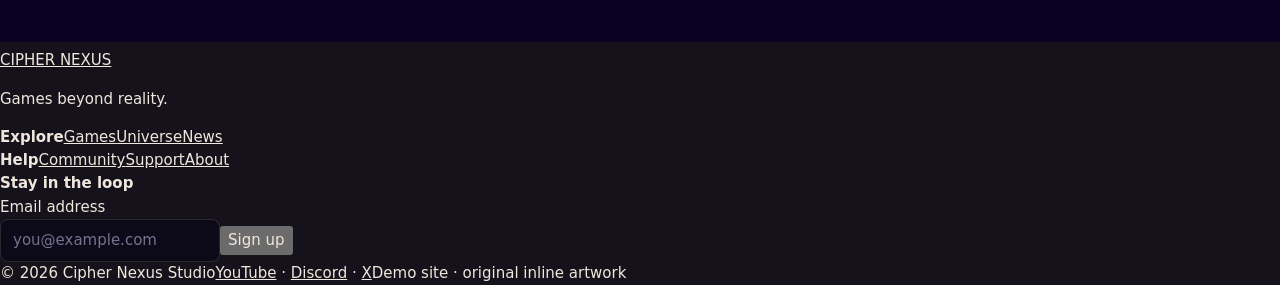
<file: news.html>
<!doctype html>
<!-- News archive with category filters and progressive loading. -->
<html lang="en"><head><meta charset="utf-8"><meta name="viewport" content="width=device-width,initial-scale=1,viewport-fit=cover"><meta name="theme-color" content="#0B0221"><meta name="description" content="Read the latest Cipher Nexus updates, esports news, and studio events."><link rel="icon" type="image/svg+xml" href="logo.svg"><title>News — Cipher Nexus</title><link rel="stylesheet" href="css/style.css"><script defer src="js/data.js"></script><script defer src="js/art.js"></script><script defer src="js/components.js"></script><script defer src="js/main.js"></script><script defer src="js/scene.js"></script></head><body data-page="news"><canvas id="gl" aria-hidden="true"></canvas><div data-header></div><main id="main" data-content></main><div data-footer></div></body></html>
</file>
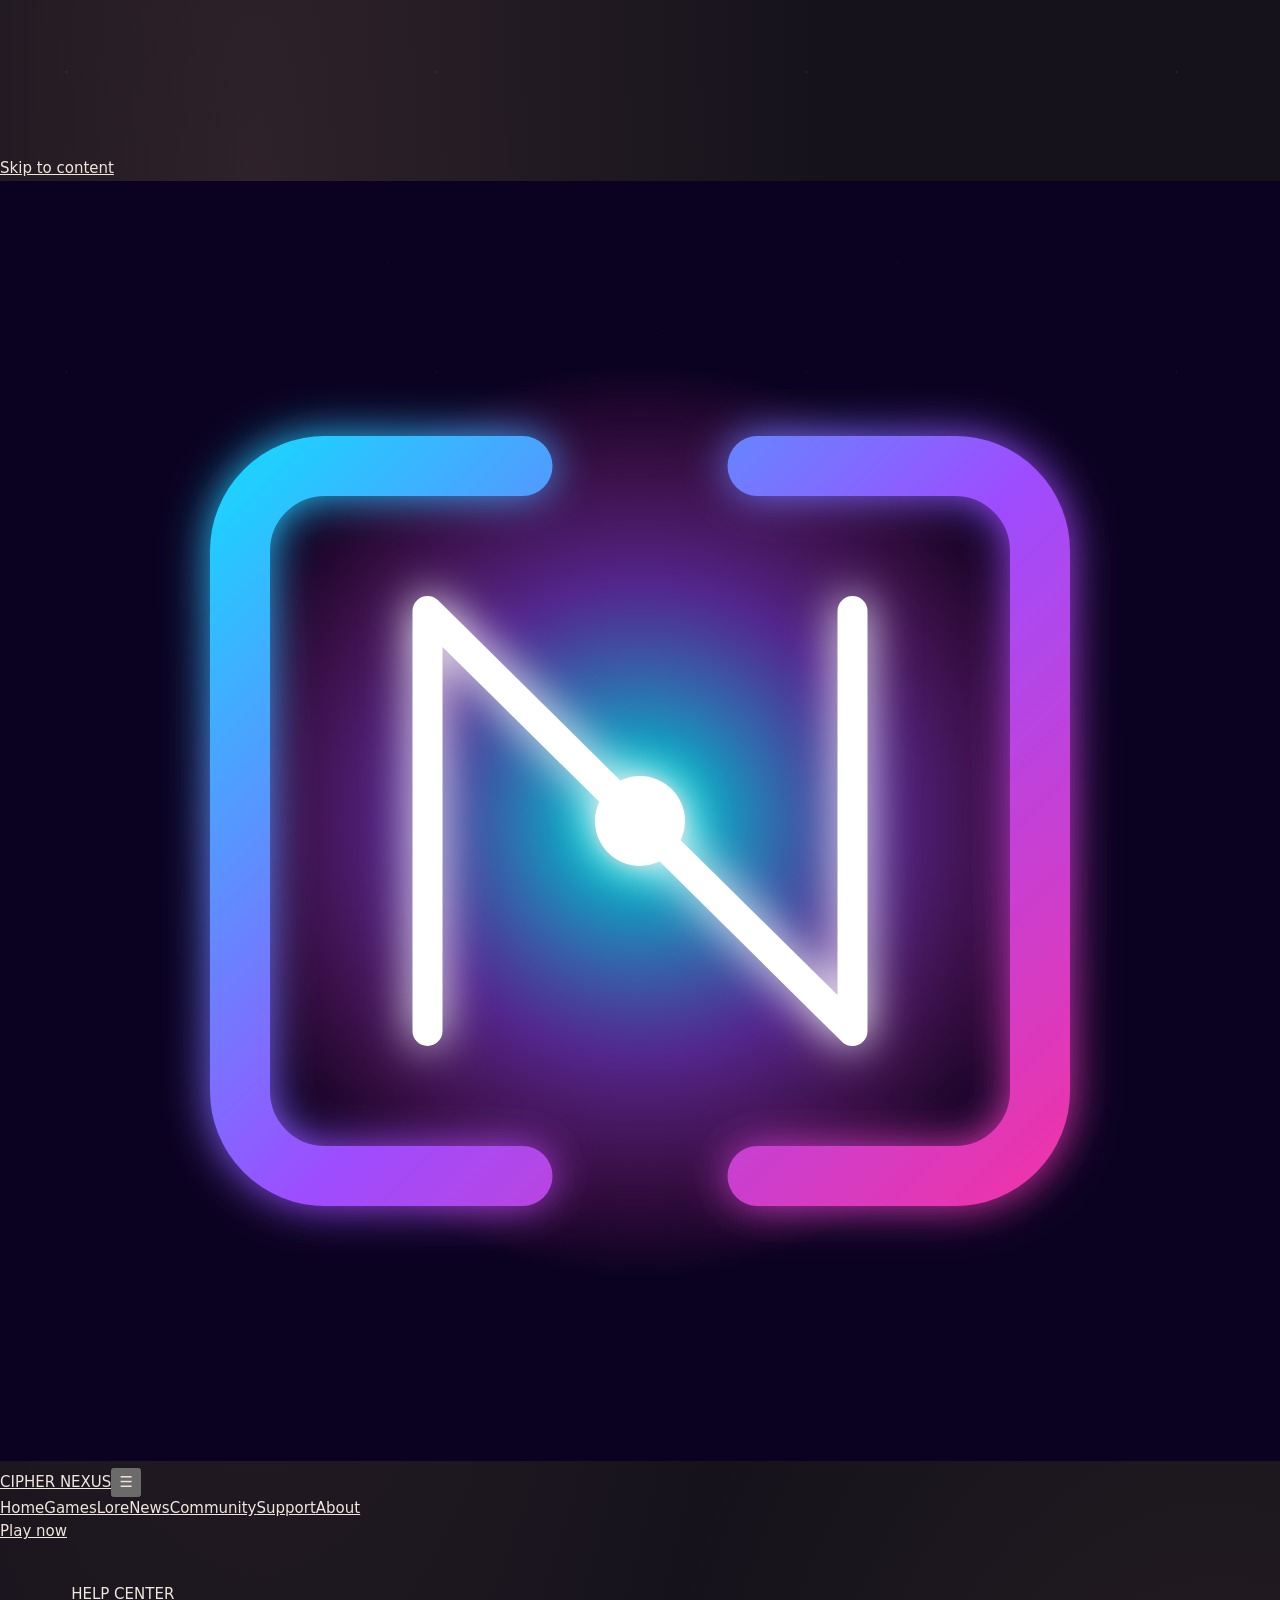
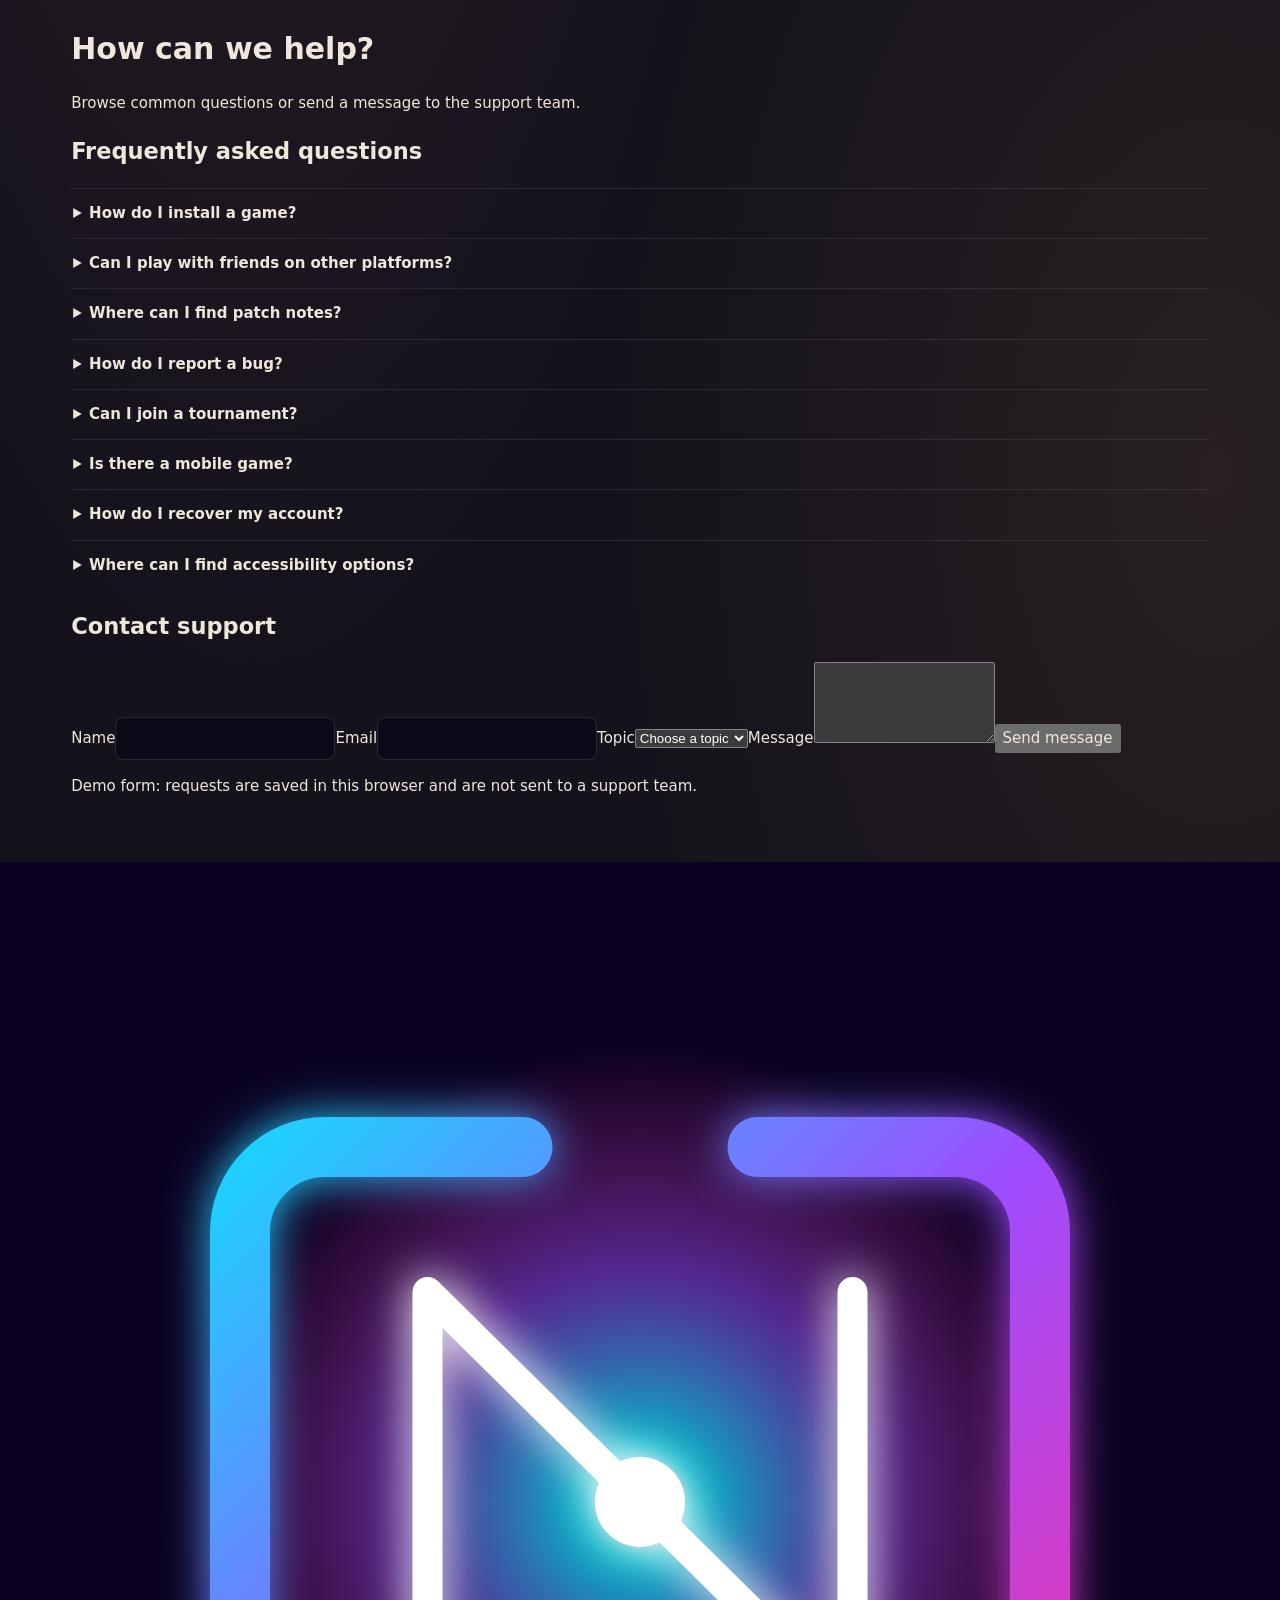
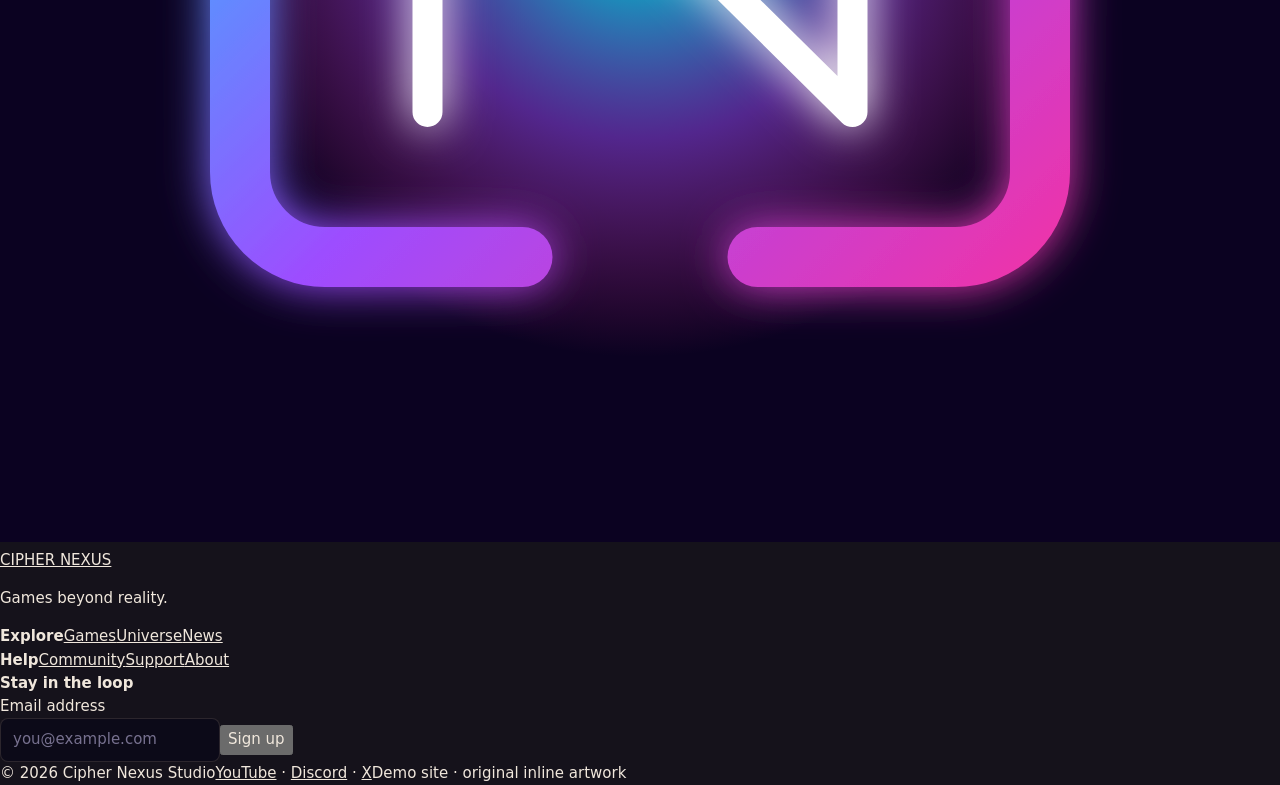
<file: support.html>
<!doctype html>
<!-- Client-side support FAQ and contact form; no messages are transmitted. -->
<html lang="en"><head><meta charset="utf-8"><meta name="viewport" content="width=device-width,initial-scale=1,viewport-fit=cover"><meta name="theme-color" content="#0B0221"><meta name="description" content="Find answers to common Cipher Nexus questions or prepare a support request."><link rel="icon" type="image/svg+xml" href="logo.svg"><title>Support — Cipher Nexus</title><link rel="stylesheet" href="css/style.css"><script defer src="js/data.js"></script><script defer src="js/art.js"></script><script defer src="js/components.js"></script><script defer src="js/main.js"></script><script defer src="js/scene.js"></script></head><body data-page="support"><canvas id="gl" aria-hidden="true"></canvas><div data-header></div><main id="main" data-content></main><div data-footer></div></body></html>
</file>
<file: css/style.css>
:root {
  color-scheme: dark;
  --bg: #15121b;
  --surface: rgba(31, 27, 37, .82);
  --surface-strong: #211c27;
  --ink: #f0e7dc;
  --mute: #b4a9aa;
  --pink: #b77d70;
  --cyan: #98a18a;
  --yellow: #dfb975;
  --purple: #927c91;
  --edge: var(--pink);
  --line: rgba(213, 184, 155, .16);
  --glow: 0 0 34px rgba(206, 151, 104, .11);
  font-family: Inter, ui-sans-serif, system-ui, -apple-system, "Segoe UI", sans-serif;
  font-synthesis: none;
  text-rendering: optimizeLegibility;
  -webkit-font-smoothing: antialiased;
}

*, *::before, *::after { box-sizing: border-box; }
html { min-width: 320px; scroll-behavior: smooth; scroll-padding-top: 22px; }
body {
  min-height: 100vh;
  margin: 0;
  overflow-x: hidden;
  color: var(--ink);
  background:
    radial-gradient(ellipse at 20% 5%, rgba(162, 105, 107, .18), transparent 36rem),
    radial-gradient(ellipse at 95% 52%, rgba(177, 133, 92, .12), transparent 38rem),
    var(--bg);
  font-size: 15px;
  line-height: 1.55;
}
body::after {
  position: fixed;
  z-index: 0;
  inset: 0;
  pointer-events: none;
  content: "";
  opacity: .25;
  background-image: radial-gradient(1px 1px at 18% 24%, rgba(236,218,184,.6) 50%, transparent 100%), radial-gradient(1px 1px at 76% 61%, rgba(213,202,178,.5) 50%, transparent 100%), radial-gradient(1px 1px at 44% 86%, rgba(220,194,154,.4) 50%, transparent 100%);
  background-size: 370px 300px, 510px 430px, 460px 390px;
  mask-image: linear-gradient(to bottom, black, transparent 84%);
}
button, input { font: inherit; }
button { color: inherit; cursor: pointer; }
a { color: inherit; }
:focus-visible { outline: 2px solid var(--cyan); outline-offset: 4px; }
::selection { color: #090611; background: var(--cyan); }

#bg { position: fixed; z-index: 0; inset: 0; display: block; width: 100%; height: 100%; pointer-events: none; }
body.opening-active { overflow: hidden; }
.opening {
  position: fixed;
  z-index: 20;
  inset: 0;
  display: grid;
  place-items: center;
  overflow: hidden;
  isolation: isolate;
  background: radial-gradient(ellipse at 50% 48%, rgba(150,101,95,.18), rgba(12,10,17,.92) 68%), #11101a;
  perspective: 1200px;
  transition: opacity .75s ease, transform .9s cubic-bezier(.2,.75,.2,1), filter .75s ease, visibility .75s;
}
.opening[hidden] { display: none; }
.opening::before, .opening::after { position: absolute; inset: 0; z-index: -1; pointer-events: none; content: ""; }
.opening::before {
  opacity: .64;
  background-image: radial-gradient(1px 1px at 12% 22%, #eee1c7 50%, transparent 100%), radial-gradient(1.5px 1.5px at 73% 19%, #d7c8a7 50%, transparent 100%), radial-gradient(1px 1px at 88% 62%, #fff3df 50%, transparent 100%), radial-gradient(1.5px 1.5px at 27% 76%, #c8aa8b 50%, transparent 100%), radial-gradient(1px 1px at 49% 12%, #fff 50%, transparent 100%), radial-gradient(1px 1px at 8% 83%, #d7c8a7 50%, transparent 100%);
  background-size: 310px 270px, 420px 340px, 510px 390px, 360px 440px, 570px 480px, 460px 350px;
  animation: opening-stars 18s linear infinite;
}
.opening::after { background: radial-gradient(ellipse at center, transparent 18%, rgba(4,3,12,.68) 100%); }
.opening-sky { position: absolute; inset: 0; display: grid; place-items: center; transform-style: preserve-3d; }
.gate, .gate-core { position: absolute; left: 50%; top: 48%; display: block; width: min(60vw, 68vh); aspect-ratio: 1; border-radius: 50%; transform-style: preserve-3d; }
.gate { opacity: 0; border: 1px solid rgba(201,164,135,.48); box-shadow: 0 0 17px rgba(185,127,112,.15), inset 0 0 28px rgba(145,99,112,.13); animation: gate-arrive 2.7s cubic-bezier(.14,.72,.12,1) both; }
.gate-outer { border-width: 2px; border-color: rgba(178,116,107,.62); box-shadow: 0 0 24px rgba(161,102,104,.19), inset 0 0 40px rgba(148,90,96,.12); animation-delay: .08s; }
.gate-middle { width: min(48vw, 55vh); border-color: rgba(195,176,143,.58); animation-delay: .22s; }
.gate-inner { width: min(35vw, 41vh); border-width: 2px; border-color: rgba(201,191,159,.68); box-shadow: 0 0 24px rgba(190,154,118,.18), inset 0 0 34px rgba(163,146,133,.13); animation-delay: .36s; }
.gate-core { width: min(24vw, 28vh); opacity: 0; background: radial-gradient(circle, rgba(246,220,175,.75) 0, rgba(204,164,124,.42) 10%, rgba(156,120,121,.2) 30%, rgba(91,83,94,.08) 50%, transparent 70%); filter: blur(2px); animation: core-arrive 1.5s ease-out 1s forwards, core-pulse 3s ease-in-out 2.5s infinite; }
.opening-beam { position: absolute; top: 48%; left: 50%; width: 2px; height: 130vh; opacity: 0; background: linear-gradient(transparent, rgba(182,129,104,.62), rgba(247,224,182,.68), rgba(163,107,103,.5), transparent); box-shadow: 0 0 25px 8px rgba(177,132,101,.12); transform: translate(-50%,-50%) rotate(72deg) scaleY(.05); animation: beam-open 1.3s ease-out 1.05s forwards; }
.opening-content { position: relative; z-index: 2; display: flex; width: min(660px, calc(100% - 36px)); flex-direction: column; align-items: center; text-align: center; transform: translateY(20px) rotateX(8deg); opacity: 0; animation: content-arrive 1.1s cubic-bezier(.2,.7,.2,1) 1.2s forwards; }
.opening-kicker { margin: 0 0 17px; color: #d3c19f; font-size: 10px; font-weight: 700; letter-spacing: .24em; text-transform: uppercase; text-shadow: 0 2px 14px rgba(202,174,132,.35); }
.opening-title { margin: 0; color: #f1e7d3; font: 400 clamp(40px, 9vw, 92px)/.98 Audiowide, ui-sans-serif, sans-serif; letter-spacing: -.07em; text-shadow: 0 3px 28px rgba(204,182,145,.25), 0 8px 70px rgba(104,86,67,.28); }
.opening-title span { display: block; color: #bb8d67; text-shadow: 0 3px 24px rgba(190,148,107,.44), 0 8px 60px rgba(139,106,78,.28); }
.opening-copy { margin: 20px 0 25px; color: #d4cfe9; font-size: clamp(13px, 2vw, 16px); }
.opening-enter { display: inline-flex; min-width: 220px; align-items: center; justify-content: center; gap: 18px; padding: 13px 20px; border: 1px solid rgba(211,190,153,.55); border-radius: 999px; background: linear-gradient(110deg, rgba(143,122,95,.32), rgba(72,70,70,.28)); color: #f0e6d4; font-size: 13px; font-weight: 800; letter-spacing: .12em; text-transform: uppercase; box-shadow: 0 8px 30px rgba(0,0,0,.22), inset 0 0 20px rgba(255,255,255,.05); backdrop-filter: blur(12px); cursor: pointer; transition: transform .2s ease, box-shadow .2s ease, opacity .2s ease; }
.opening-enter span { color: #dec69b; font-size: 18px; }
.opening-enter:not(:disabled):hover { transform: translateY(-2px); box-shadow: 0 10px 34px rgba(0,0,0,.34), inset 0 0 18px rgba(222,198,155,.12); }
.opening-enter:disabled { cursor: wait; opacity: .4; }
.opening-hint { margin: 11px 0 0; color: #8f89a8; font-size: 10px; letter-spacing: .08em; }
.opening.is-ready .opening-enter:not(:disabled) { animation: enter-pulse 2.8s ease-in-out infinite; }
.opening.is-exiting { visibility: hidden; opacity: 0; filter: blur(8px); transform: scale(1.06); }
@keyframes gate-arrive {
  0% { opacity: 0; transform: translate(-50%,-50%) translateZ(-900px) rotateX(72deg) rotateZ(-50deg) scale(.08); }
  48% { opacity: .92; }
  78% { transform: translate(-50%,-50%) translateZ(110px) rotateX(56deg) rotateZ(8deg) scale(1.06); }
  100% { opacity: .68; transform: translate(-50%,-50%) translateZ(65px) rotateX(62deg) rotateZ(0) scale(1); }
}
@keyframes core-arrive { from { opacity: 0; transform: translate(-50%,-50%) translateZ(-300px) scale(.08); } to { opacity: .85; transform: translate(-50%,-50%) translateZ(100px) scale(1); } }
@keyframes core-pulse { 50% { opacity: .52; filter: blur(5px); transform: translate(-50%,-50%) translateZ(100px) scale(.86); } }
@keyframes beam-open { 0% { opacity: 0; transform: translate(-50%,-50%) rotate(72deg) scaleY(.02); } 55% { opacity: .85; } 100% { opacity: .22; transform: translate(-50%,-50%) rotate(72deg) scaleY(1); } }
@keyframes content-arrive { to { opacity: 1; transform: translateY(0) rotateX(0); } }
@keyframes opening-stars { to { background-position: 310px 270px, -420px 340px, 510px -390px, -360px 440px, 570px 480px, -460px -350px; } }
@keyframes enter-pulse { 50% { box-shadow: 0 10px 34px rgba(0,0,0,.35), 0 0 24px rgba(190,162,122,.18), inset 0 0 20px rgba(255,255,255,.08); } }
.wrap { position: relative; z-index: 1; width: min(1240px, 100%); margin: 0 auto; padding: 24px clamp(16px, 4vw, 52px) 48px; }
.top {
  display: grid;
  grid-template-columns: auto 1fr auto;
  align-items: center;
  gap: 22px;
  min-height: 62px;
  margin: 0 0 34px;
  padding: 0 0 18px;
  border-bottom: 1px solid var(--line);
}
.brand { display: inline-flex; align-items: center; gap: 7px; color: var(--ink); text-decoration: none; white-space: nowrap; font: 400 17px/1 Audiowide, ui-sans-serif, sans-serif; letter-spacing: .035em; }
.brand b { color: var(--cyan); text-shadow: 0 0 18px rgba(92,246,255,.62); font-weight: 400; }
.links { display: flex; justify-content: center; gap: 5px; }
.links a { padding: 8px 13px; border: 1px solid transparent; border-radius: 999px; color: var(--mute); text-decoration: none; font-size: 13px; transition: color .2s, background .2s, border-color .2s; }
.links a:hover { color: var(--ink); border-color: var(--line); background: rgba(255,255,255,.05); }
.meta { display: flex; align-items: center; gap: 12px; color: var(--mute); font-size: 12px; white-space: nowrap; }
.meta strong { color: var(--yellow); font-weight: 700; }
.chip { padding: 7px 13px; border: 1px solid var(--line); border-radius: 999px; background: rgba(255,255,255,.035); color: var(--mute); transition: .2s ease; }
.chip:hover { color: var(--ink); border-color: color-mix(in srgb, var(--edge) 65%, white); box-shadow: 0 0 18px color-mix(in srgb, var(--edge) 18%, transparent); }

.hall { display: grid; grid-template-columns: 258px minmax(0, 1fr); gap: 20px; align-items: start; }
.rail { display: grid; gap: 10px; }
.cab {
  --c: var(--pink);
  position: relative;
  overflow: hidden;
  width: 100%;
  min-height: 104px;
  padding: 15px 16px 14px 19px;
  border: 1px solid var(--line);
  border-radius: 13px;
  border-left: 2px solid rgba(255,255,255,.12);
  background: linear-gradient(130deg, rgba(22,19,42,.88), rgba(11,9,23,.74));
  text-align: left;
  transition: transform .2s ease, border-color .2s ease, background .2s ease, box-shadow .2s ease;
}
.cab::before { position: absolute; inset: 0 auto 0 0; width: 3px; content: ""; background: var(--c); opacity: .35; transition: opacity .2s, box-shadow .2s; }
.cab::after { position: absolute; top: -32px; right: -24px; width: 86px; height: 86px; content: ""; border: 1px solid color-mix(in srgb, var(--c) 45%, transparent); border-radius: 50%; opacity: .18; box-shadow: 0 0 30px var(--c), inset 0 0 22px var(--c); }
.cab:hover { transform: translateX(3px); border-color: color-mix(in srgb, var(--c) 38%, var(--line)); }
.cab[aria-selected="true"] { border-color: color-mix(in srgb, var(--c) 65%, transparent); background: linear-gradient(112deg, color-mix(in srgb, var(--c) 15%, #171426), rgba(12,10,25,.92) 78%); box-shadow: inset 0 0 32px color-mix(in srgb, var(--c) 8%, transparent), 0 8px 26px rgba(0,0,0,.22); }
.cab[aria-selected="true"]::before { opacity: 1; box-shadow: 0 0 18px var(--c); }
.cab h3 { position: relative; z-index: 1; margin: 0; font: 400 15px/1.35 Audiowide, ui-sans-serif, sans-serif; }
.cab p { position: relative; z-index: 1; margin: 5px 0 0; color: var(--mute); font-size: 12px; }
.cab .hi { position: relative; z-index: 1; margin-top: 9px; color: var(--c); font-size: 11px; letter-spacing: .04em; text-transform: uppercase; }

.cabinet {
  position: relative;
  min-width: 0;
  padding: clamp(14px, 2vw, 24px);
  border: 1px solid rgba(202,190,255,.24);
  border-radius: 22px;
  background: linear-gradient(145deg, rgba(26,22,48,.92), rgba(10,9,20,.91) 72%);
  box-shadow: 0 28px 80px rgba(0,0,0,.48), inset 0 1px rgba(255,255,255,.08), var(--glow);
  backdrop-filter: blur(16px);
}
.cabinet::before { position: absolute; top: -1px; left: 12%; right: 12%; height: 1px; content: ""; background: linear-gradient(90deg, transparent, var(--edge), var(--cyan), transparent); opacity: .8; }
.marquee { padding: 2px 0 15px; color: #fff; text-align: center; text-shadow: 0 0 14px var(--edge), 0 0 38px color-mix(in srgb, var(--edge) 60%, transparent); font: 400 clamp(19px, 2.6vw, 29px)/1.25 Audiowide, ui-sans-serif, sans-serif; letter-spacing: .055em; }
.hud { display: flex; flex-wrap: wrap; align-items: center; justify-content: space-between; gap: 8px; margin-bottom: 11px; color: var(--mute); font-size: 12px; }
.hud > span { padding: 5px 10px; border: 1px solid rgba(255,255,255,.09); border-radius: 7px; background: rgba(255,255,255,.035); }
.hud > span:first-child { color: var(--cyan); }
.hud b { color: var(--ink); font-variant-numeric: tabular-nums; }
.screen { position: relative; overflow: hidden; border: 1px solid color-mix(in srgb, var(--edge) 72%, transparent); border-radius: 13px; background: #070512; box-shadow: 0 0 0 4px rgba(255,255,255,.025), 0 0 34px color-mix(in srgb, var(--edge) 20%, transparent), inset 0 0 45px #000; }
.screen::after { position: absolute; z-index: 1; inset: 0; pointer-events: none; content: ""; background: repeating-linear-gradient(to bottom, transparent 0 3px, rgba(0,0,0,.09) 3px 4px), radial-gradient(ellipse at center, transparent 48%, rgba(0,0,0,.32)); }
.screen canvas { display: block; width: 100%; aspect-ratio: 2 / 1; touch-action: none; }
.ov { position: absolute; z-index: 2; inset: 0; display: grid; align-content: center; justify-items: center; gap: 12px; overflow-y: auto; padding: 22px; background: linear-gradient(135deg, rgba(7,5,18,.88), rgba(10,7,24,.72)); text-align: center; }
.ov[hidden], .sub[hidden] { display: none !important; }
.ov h2 { max-width: 100%; margin: 0; color: #fff; text-shadow: 0 0 22px var(--edge); font: 400 clamp(21px, 3.4vw, 38px)/1.2 Audiowide, ui-sans-serif, sans-serif; }
.ov p { max-width: 56ch; margin: 0; color: #d1cce5; }
.ov .keys { color: var(--yellow); font-size: 12px; }
.go { min-height: 45px; padding: 10px 23px; border: 1px solid color-mix(in srgb, var(--edge) 75%, white); border-radius: 8px; background: linear-gradient(115deg, var(--edge), color-mix(in srgb, var(--edge) 62%, #4215b5)); color: #100914; font-weight: 800; box-shadow: 0 0 22px color-mix(in srgb, var(--edge) 36%, transparent), inset 0 1px rgba(255,255,255,.38); transition: filter .18s, transform .18s, box-shadow .18s; }
.go:hover { filter: brightness(1.12); transform: translateY(-2px); box-shadow: 0 8px 30px color-mix(in srgb, var(--edge) 42%, transparent); }
.go:disabled { cursor: wait; opacity: .55; transform: none; }
.go.sm { min-height: 36px; padding: 7px 15px; font-size: 13px; }
.sub { display: flex; flex-wrap: wrap; justify-content: center; gap: 8px; }
input { min-width: 0; padding: 9px 12px; border: 1px solid var(--line); border-radius: 8px; background: #0c0a18; color: var(--ink); }
input::placeholder { color: #77718f; }
.pad { display: flex; flex-wrap: wrap; justify-content: center; gap: 9px; margin-top: 14px; }
.pad button { min-width: 70px; min-height: 46px; padding: 8px 14px; border: 1px solid color-mix(in srgb, var(--edge) 50%, var(--line)); border-radius: 10px; background: rgba(23,17,42,.88); color: var(--ink); font-weight: 700; user-select: none; -webkit-user-select: none; touch-action: none; }
.pad button:hover, .pad button.on { background: var(--edge); color: #100914; box-shadow: 0 0 18px color-mix(in srgb, var(--edge) 40%, transparent); }
.tip { margin: 12px 0 0; color: var(--mute); text-align: center; font-size: 11px; }
@media (hover: hover) and (pointer: fine) { .pad { display: none; } }

.block { margin-top: 25px; padding: clamp(19px, 3vw, 30px); border: 1px solid var(--line); border-radius: 18px; background: linear-gradient(145deg, rgba(20,17,38,.82), rgba(10,9,21,.78)); box-shadow: 0 18px 46px rgba(0,0,0,.22), inset 0 1px rgba(255,255,255,.035); backdrop-filter: blur(12px); }
.bh { display: flex; flex-wrap: wrap; align-items: center; justify-content: space-between; gap: 10px; }
.block h2 { margin: 0 0 17px; font: 400 clamp(20px, 2.4vw, 28px)/1.25 Audiowide, ui-sans-serif, sans-serif; letter-spacing: -.025em; }
.badge { padding: 5px 11px; border: 1px solid var(--line); border-radius: 999px; color: var(--mute); font-size: 11px; }
.badge[data-live="true"] { color: #8effc4; border-color: rgba(88,255,171,.35); background: rgba(88,255,171,.07); }
.tools { display: flex; flex-wrap: wrap; align-items: center; gap: 12px; margin: 6px 0 17px; }
.tabs { display: flex; flex-wrap: wrap; gap: 7px; }
.tabs .chip { font-size: 11px; }
.tabs .chip[aria-selected="true"] { border-color: var(--edge); background: color-mix(in srgb, var(--edge) 18%, #110d21); color: var(--ink); box-shadow: inset 0 0 14px color-mix(in srgb, var(--edge) 12%, transparent); }
.who { display: flex; align-items: center; gap: 8px; margin-left: auto; color: var(--mute); font-size: 12px; }
.who input { width: 150px; padding: 7px 10px; }
.tw { overflow-x: auto; border: 1px solid var(--line); border-radius: 10px; }
table { width: 100%; min-width: 390px; border-collapse: collapse; text-align: left; }
caption.sr { position: absolute; width: 1px; height: 1px; overflow: hidden; clip: rect(0 0 0 0); white-space: nowrap; }
th, td { padding: 11px 14px; border-bottom: 1px solid rgba(185,164,255,.1); }
th { background: rgba(255,255,255,.035); color: var(--mute); font-size: 10px; font-weight: 700; letter-spacing: .12em; text-transform: uppercase; }
td { color: #ded9ef; font-size: 13px; }
tbody tr:last-child td { border-bottom: 0; }
tbody tr:nth-child(1) td:first-child { color: var(--yellow); font-weight: 800; }
tbody tr:nth-child(2) td:first-child { color: #c9c4e0; font-weight: 700; }
tbody tr:nth-child(3) td:first-child { color: #d58e69; font-weight: 700; }
tr.me td { background: rgba(92,246,255,.08); }
.cols { display: grid; grid-template-columns: repeat(3, minmax(0, 1fr)); gap: 12px; }
.cols article { min-height: 125px; padding: 17px; border: 1px solid rgba(185,164,255,.12); border-radius: 12px; background: rgba(255,255,255,.025); }
.cols h3 { margin: 0 0 7px; color: var(--cyan); font: 400 14px/1.4 Audiowide, ui-sans-serif, sans-serif; }
.cols p, details p { margin: 0; max-width: 68ch; color: var(--mute); font-size: 13px; }
details { padding: 13px 2px; border-top: 1px solid rgba(185,164,255,.12); }
summary { color: var(--ink); cursor: pointer; font-weight: 650; }
details p { margin-top: 8px; }
.foot { display: flex; flex-wrap: wrap; justify-content: space-between; gap: 10px; margin-top: 25px; padding: 18px 3px 0; border-top: 1px solid var(--line); color: var(--mute); font-size: 11px; }
.sr { position: absolute; width: 1px; height: 1px; overflow: hidden; clip: rect(0 0 0 0); white-space: nowrap; }

@media (max-width: 920px) {
  .top { grid-template-columns: 1fr auto; gap: 12px; }
  .links { grid-column: 1 / -1; grid-row: 2; justify-content: flex-start; overflow-x: auto; }
  .meta { grid-column: 2; grid-row: 1; }
  .hall { grid-template-columns: 1fr; }
  .rail { grid-template-columns: repeat(4, minmax(0, 1fr)); }
  .cab { min-height: 112px; }
  .cab:hover, .cab[aria-selected="true"] { transform: translateY(-2px); }
}
@media (max-width: 620px) {
  .wrap { padding: 17px 13px 32px; }
  .top { margin-bottom: 21px; padding-bottom: 12px; }
  .brand { font-size: 14px; }
  .meta { gap: 7px; font-size: 10px; }
  .meta .chip { padding: 6px 9px; font-size: 11px; }
  .links a { padding: 7px 10px; font-size: 12px; }
  .rail { grid-template-columns: repeat(2, minmax(0, 1fr)); gap: 8px; }
  .cab { min-height: 99px; padding: 12px; }
  .cab h3 { font-size: 12px; }
  .cab p { font-size: 11px; }
  .cab .hi { margin-top: 6px; font-size: 9px; }
  .cabinet { padding: 12px; border-radius: 17px; }
  .marquee { padding-bottom: 11px; }
  .hud { gap: 5px; font-size: 10px; }
  .hud > span { padding: 4px 7px; }
  .screen { border-radius: 9px; }
  .ov { gap: 8px; padding: 12px; }
  .ov p { font-size: 12px; line-height: 1.4; }
  .ov .keys { font-size: 10px; }
  .go { min-height: 39px; padding: 8px 17px; font-size: 14px; }
  .block { margin-top: 15px; padding: 17px 13px; border-radius: 14px; }
  .block h2 { margin-bottom: 13px; }
  .tools { gap: 9px; }
  .who { width: 100%; margin-left: 0; }
  .who input { flex: 1; }
  .cols { grid-template-columns: 1fr; gap: 8px; }
  .cols article { min-height: 0; }
  th, td { padding: 9px 10px; }
}
@media (prefers-reduced-motion: reduce) {
  *, *::before, *::after { scroll-behavior: auto !important; animation-duration: .01ms !important; animation-iteration-count: 1 !important; transition-duration: .01ms !important; }
}
@media (max-width: 620px) {
  .gate { width: min(88vw, 62vh); }
  .gate-middle { width: min(70vw, 50vh); }
  .gate-inner { width: min(51vw, 37vh); }
  .gate-core { width: min(36vw, 26vh); }
  .opening-content { margin-top: -3vh; }
}
@media (prefers-reduced-motion: reduce) {
  .gate, .gate-core, .opening-beam, .opening-content, .opening::before { animation: none !important; }
  .gate { opacity: .35; transform: translate(-50%,-50%) rotateX(60deg); }
  .gate-core { opacity: .65; transform: translate(-50%,-50%); }
  .opening-content { opacity: 1; transform: none; }
}
</file>
